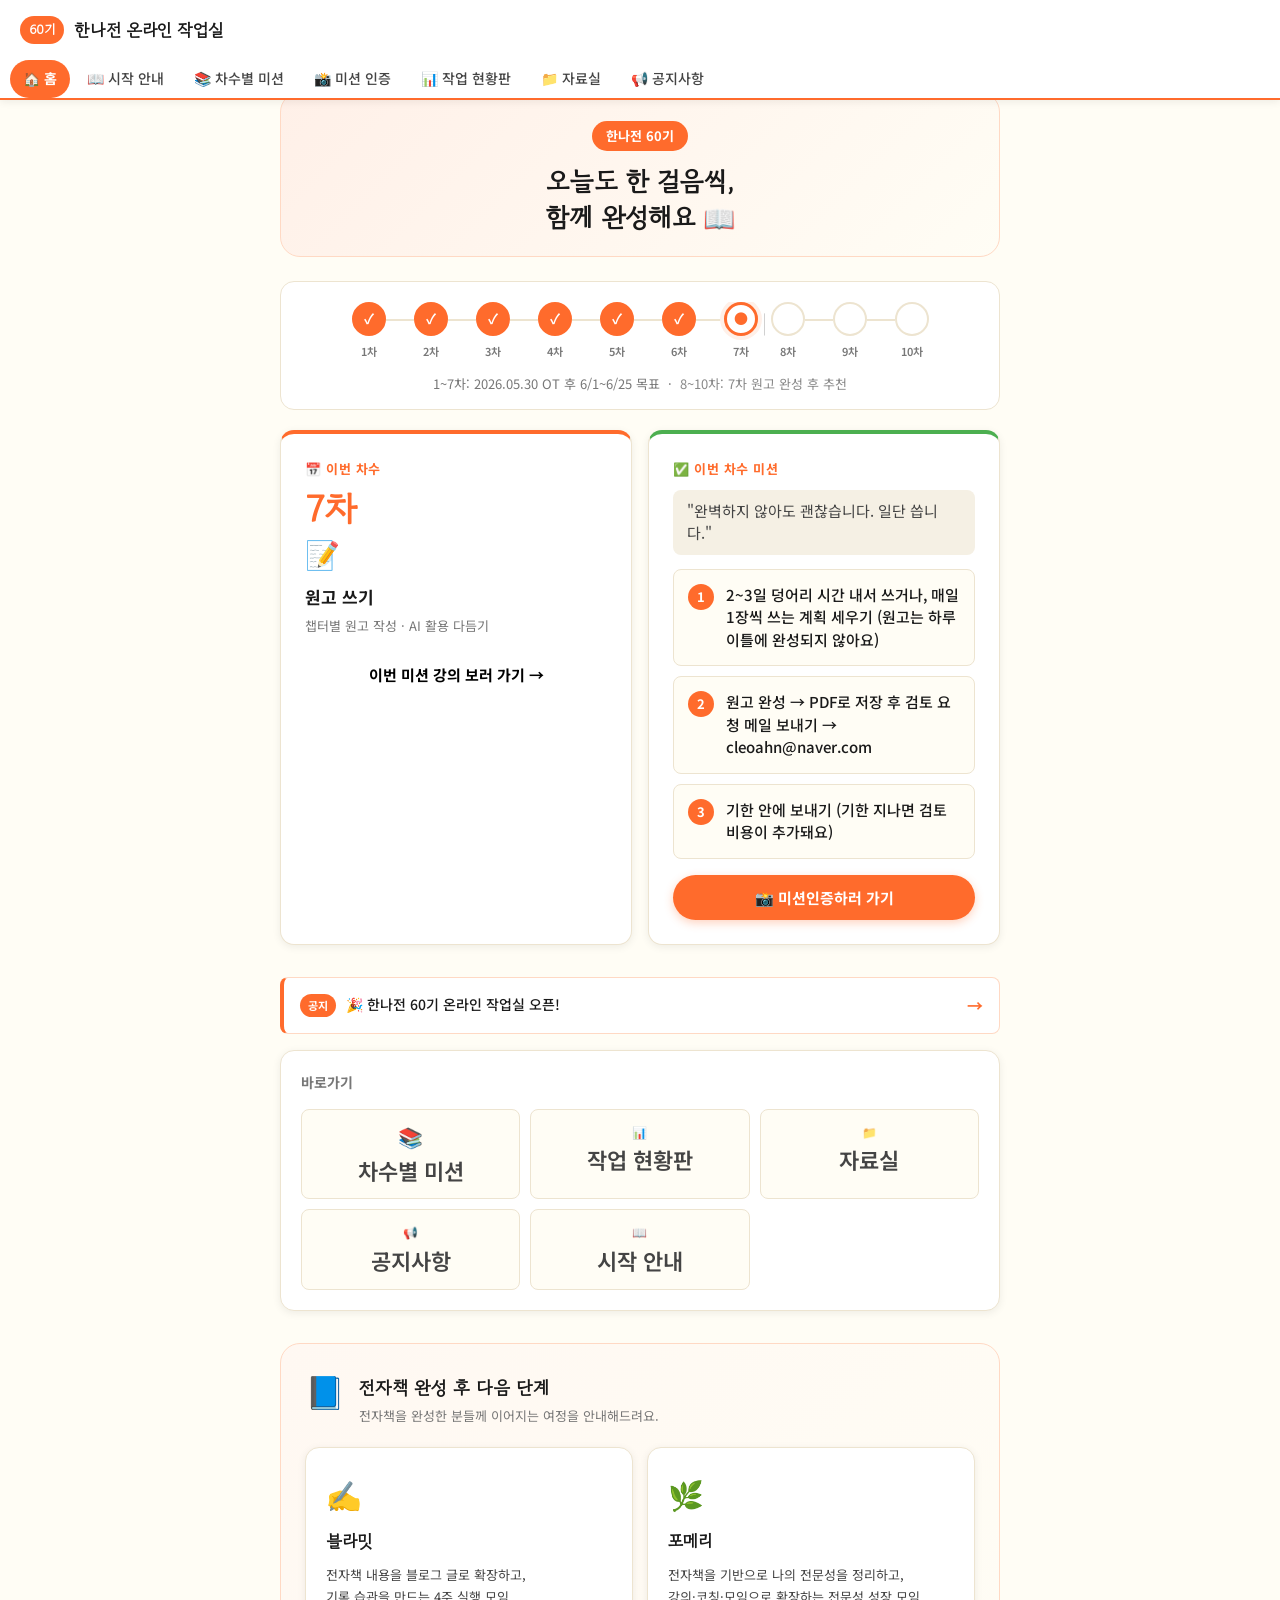
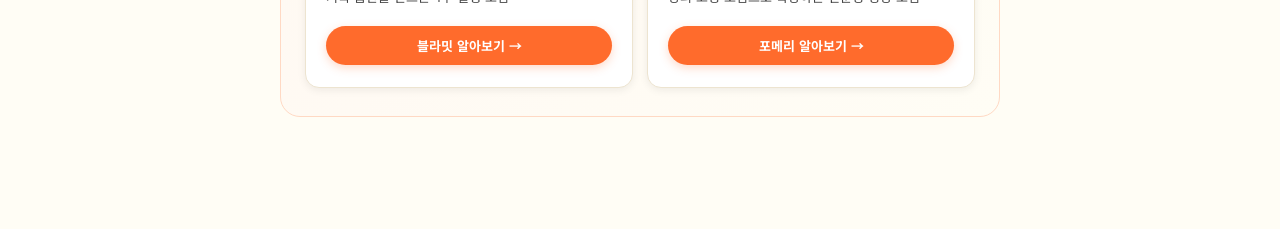
<file: index.html>
<!DOCTYPE html>
<html lang="ko">
<head>
  <meta charset="UTF-8">
  <meta name="viewport" content="width=device-width, initial-scale=1.0, maximum-scale=1.0">
  <meta name="description" content="한나전 온라인 작업실 — 함께 완성하는 전자책 제작실">
  <title>한나전 온라인 작업실</title>

  <!-- Google Fonts (한국어) -->
  <link rel="preconnect" href="https://fonts.googleapis.com">
  <link rel="preconnect" href="https://fonts.gstatic.com" crossorigin>
  <link href="https://fonts.googleapis.com/css2?family=Gowun+Dodum&family=Noto+Sans+KR:wght@400;500;700&display=swap" rel="stylesheet">

  <link rel="stylesheet" href="style.css">
</head>
<body>

  <!-- ══════════════════════════════════
       헤더 & 네비게이션
  ══════════════════════════════════ -->
  <header id="header">
    <div class="header-inner">
      <div class="logo" onclick="navigate('home')" role="button" aria-label="홈으로">
        <span class="logo-badge">60기</span>
        <span class="logo-text">한나전 온라인 작업실</span>
      </div>
      <button class="nav-toggle" id="navToggle" aria-label="메뉴 열기/닫기">
        <span></span>
        <span></span>
        <span></span>
      </button>
    </div>

    <nav id="mainNav" role="navigation" aria-label="주 메뉴">
      <a class="nav-link active" data-page="home"      role="button">🏠 홈</a>
      <a class="nav-link"        data-page="guide"     role="button">📖 시작 안내</a>
      <a class="nav-link"        data-page="lectures"  role="button">📚 차수별 미션</a>
      <a class="nav-link"        data-page="submit"    role="button">📸 미션 인증</a>
      <a class="nav-link"        data-page="status"    role="button">📊 작업 현황판</a>
      <a class="nav-link"        data-page="resources" role="button">📁 자료실</a>
      <a class="nav-link"        data-page="notices"   role="button">📢 공지사항</a>
    </nav>
  </header>

  <!-- ══════════════════════════════════
       메인 — 각 페이지는 JS가 렌더링합니다
  ══════════════════════════════════ -->
  <main id="main">
    <section id="page-home"      class="page active" aria-label="홈 대시보드"></section>
    <section id="page-guide"     class="page"        aria-label="시작 안내"></section>
    <section id="page-lectures"  class="page"        aria-label="주차별 강의실"></section>
    <section id="page-mission"   class="page"        aria-label="오늘의 미션"></section>
    <section id="page-submit"    class="page"        aria-label="과제 제출"></section>
    <section id="page-status"    class="page"        aria-label="작업 현황판"></section>
    <section id="page-resources" class="page"        aria-label="자료실"></section>
    <section id="page-notices"   class="page"        aria-label="공지사항"></section>
  </main>

  <!-- 오버레이 패널 (워크시트 / 체크리스트) -->
  <div id="overlayPanel" class="overlay-panel">
    <div class="overlay-topbar">
      <button class="overlay-close-btn" onclick="closeOverlay()">✕ 닫기</button>
    </div>
    <div id="overlayContent"></div>
  </div>

  <!-- 스크립트 -->
  <script src="script.js"></script>
</body>
</html>
</file>
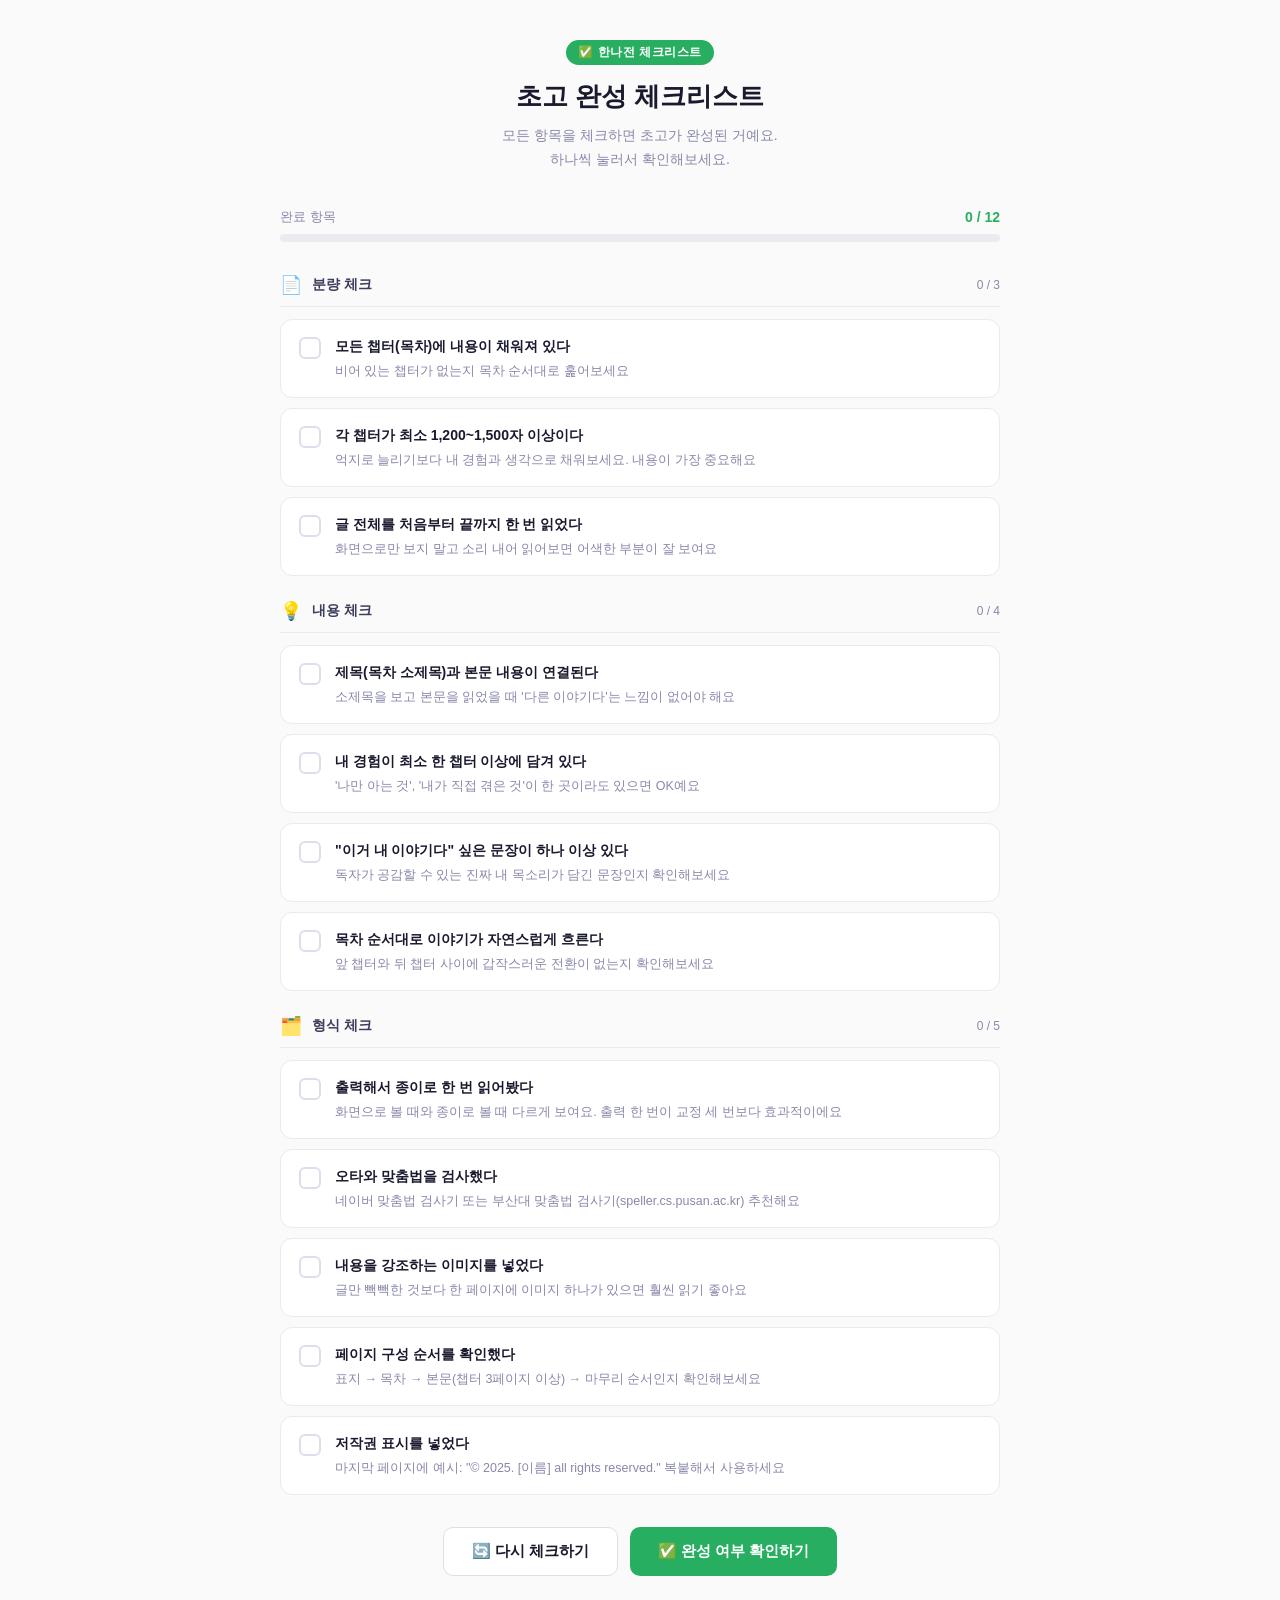
<file: checklist-draft.html>
<!DOCTYPE html>
<html lang="ko">
<head>
<meta charset="UTF-8">
<meta name="viewport" content="width=device-width, initial-scale=1.0">
<title>초고 완성 체크리스트 — 한나전</title>
<style>
  *, *::before, *::after { box-sizing: border-box; margin: 0; padding: 0; }
  :root {
    --orange: #FF6B2B; --orange-light: #FFF3EE; --orange-border: #FFD4C0;
    --green: #27AE60; --green-light: #EDFAF3; --green-border: #A8E6C3;
    --blue: #4A90D9; --blue-light: #EDF5FF; --blue-border: #B3D4F5;
    --ink: #1A1A2E; --ink-2: #3D3D5C; --muted: #8888AA;
    --bg: #FAFAFA; --card: #FFFFFF; --radius: 14px;
  }
  body { font-family: 'Pretendard', 'Apple SD Gothic Neo', 'Noto Sans KR', sans-serif;
    background: var(--bg); color: var(--ink); min-height: 100vh; padding: 40px 20px 80px; }
  .container { max-width: 720px; margin: 0 auto; }

  .header { text-align: center; margin-bottom: 36px; }
  .badge { display: inline-block; background: var(--green); color: #fff;
    font-size: 12px; font-weight: 700; letter-spacing: .5px;
    padding: 4px 12px; border-radius: 20px; margin-bottom: 14px; }
  .header h1 { font-size: 26px; font-weight: 800; line-height: 1.35; margin-bottom: 10px; }
  .header p { font-size: 14px; color: var(--muted); line-height: 1.7; }

  .progress-wrap { margin-bottom: 32px; }
  .progress-meta { display: flex; justify-content: space-between; align-items: center;
    margin-bottom: 8px; }
  .progress-label { font-size: 13px; color: var(--muted); }
  .progress-count { font-size: 14px; font-weight: 700; color: var(--green); }
  .progress-bar { background: #EAEAF0; border-radius: 99px; height: 8px; }
  .progress-fill { height: 100%; border-radius: 99px;
    background: linear-gradient(90deg, var(--green), #5DCCAA); transition: width .4s ease; width: 0%; }

  .section { margin-bottom: 24px; }
  .section-header { display: flex; align-items: center; gap: 10px; margin-bottom: 12px;
    padding-bottom: 10px; border-bottom: 1.5px solid #EAEAF0; }
  .section-icon { font-size: 18px; }
  .section-title { font-size: 14px; font-weight: 700; color: var(--ink-2); }
  .section-count { margin-left: auto; font-size: 12px; color: var(--muted); }

  .check-item { background: var(--card); border: 1.5px solid #EAEAF0;
    border-radius: 12px; padding: 16px 18px; margin-bottom: 10px;
    cursor: pointer; transition: all .2s; display: flex; align-items: flex-start; gap: 14px; }
  .check-item:hover { border-color: var(--green-border); background: #FDFFF9; }
  .check-item.checked { border-color: var(--green); background: var(--green-light); }

  .check-box { width: 22px; height: 22px; border-radius: 6px; border: 2px solid #DDDDED;
    flex-shrink: 0; display: flex; align-items: center; justify-content: center;
    transition: all .2s; margin-top: 1px; }
  .check-item.checked .check-box { background: var(--green); border-color: var(--green); }
  .check-box svg { display: none; }
  .check-item.checked .check-box svg { display: block; }

  .check-content { flex: 1; }
  .check-text { font-size: 14px; font-weight: 600; color: var(--ink); line-height: 1.5;
    margin-bottom: 4px; }
  .check-sub { font-size: 12.5px; color: var(--muted); line-height: 1.6; }
  .check-item.checked .check-text { color: var(--green); }
  .check-item.checked .check-sub { color: #5DAB82; }

  /* 형식 체크 섹션 — 파란 계열 */
  .section.format .check-item:hover { border-color: var(--blue-border); background: #F8FBFF; }
  .section.format .check-item.checked { border-color: var(--blue); background: var(--blue-light); }
  .section.format .check-item.checked .check-box { background: var(--blue); border-color: var(--blue); }
  .section.format .check-item.checked .check-text { color: var(--blue); }
  .section.format .check-item.checked .check-sub { color: #4A80C0; }
  .section.format .check-item:hover { border-color: var(--blue-border); }

  .result { display: none; background: var(--green-light); border: 1.5px solid var(--green-border);
    border-radius: var(--radius); padding: 28px; margin-top: 32px; text-align: center; }
  .result.show { display: block; }
  .result.incomplete { background: var(--orange-light); border-color: var(--orange-border); }
  .result-emoji { font-size: 48px; margin-bottom: 14px; }
  .result h2 { font-size: 20px; font-weight: 800; margin-bottom: 10px; }
  .result p { font-size: 14px; color: var(--ink-2); line-height: 1.7; }
  .result.show h2 { color: var(--green); }
  .result.incomplete h2 { color: var(--orange); }

  .actions { display: flex; gap: 12px; justify-content: center; margin-top: 32px; flex-wrap: wrap; }
  .btn { padding: 14px 28px; border-radius: 10px; font-size: 15px; font-weight: 700;
    cursor: pointer; border: none; transition: all .2s; }
  .btn-primary { background: var(--green); color: #fff; }
  .btn-primary:hover { background: #1E9050; transform: translateY(-1px); }
  .btn-outline { background: #fff; color: var(--ink); border: 1.5px solid #DDDDED; }
  .btn-outline:hover { border-color: var(--green); color: var(--green); }

  @media (max-width: 600px) {
    .btn { width: 100%; }
    .actions { flex-direction: column; }
  }
</style>
</head>
<body>
<div class="container">
  <div class="header">
    <div class="badge">✅ 한나전 체크리스트</div>
    <h1>초고 완성 체크리스트</h1>
    <p>모든 항목을 체크하면 초고가 완성된 거예요.<br>하나씩 눌러서 확인해보세요.</p>
  </div>

  <div class="progress-wrap">
    <div class="progress-meta">
      <span class="progress-label">완료 항목</span>
      <span class="progress-count"><span id="doneCount">0</span> / 12</span>
    </div>
    <div class="progress-bar"><div class="progress-fill" id="progressFill"></div></div>
  </div>

  <!-- 📄 분량 체크 -->
  <div class="section content">
    <div class="section-header">
      <span class="section-icon">📄</span>
      <span class="section-title">분량 체크</span>
      <span class="section-count" id="sec1count">0 / 3</span>
    </div>
    <div class="check-item" onclick="toggle(this, 'sec1')">
      <div class="check-box"><svg width="13" height="10" viewBox="0 0 13 10" fill="none"><path d="M1.5 5L5 8.5L11.5 1.5" stroke="white" stroke-width="2.2" stroke-linecap="round" stroke-linejoin="round"/></svg></div>
      <div class="check-content">
        <div class="check-text">모든 챕터(목차)에 내용이 채워져 있다</div>
        <div class="check-sub">비어 있는 챕터가 없는지 목차 순서대로 훑어보세요</div>
      </div>
    </div>
    <div class="check-item" onclick="toggle(this, 'sec1')">
      <div class="check-box"><svg width="13" height="10" viewBox="0 0 13 10" fill="none"><path d="M1.5 5L5 8.5L11.5 1.5" stroke="white" stroke-width="2.2" stroke-linecap="round" stroke-linejoin="round"/></svg></div>
      <div class="check-content">
        <div class="check-text">각 챕터가 최소 1,200~1,500자 이상이다</div>
        <div class="check-sub">억지로 늘리기보다 내 경험과 생각으로 채워보세요. 내용이 가장 중요해요</div>
      </div>
    </div>
    <div class="check-item" onclick="toggle(this, 'sec1')">
      <div class="check-box"><svg width="13" height="10" viewBox="0 0 13 10" fill="none"><path d="M1.5 5L5 8.5L11.5 1.5" stroke="white" stroke-width="2.2" stroke-linecap="round" stroke-linejoin="round"/></svg></div>
      <div class="check-content">
        <div class="check-text">글 전체를 처음부터 끝까지 한 번 읽었다</div>
        <div class="check-sub">화면으로만 보지 말고 소리 내어 읽어보면 어색한 부분이 잘 보여요</div>
      </div>
    </div>
  </div>

  <!-- 💡 내용 체크 -->
  <div class="section content">
    <div class="section-header">
      <span class="section-icon">💡</span>
      <span class="section-title">내용 체크</span>
      <span class="section-count" id="sec2count">0 / 4</span>
    </div>
    <div class="check-item" onclick="toggle(this, 'sec2')">
      <div class="check-box"><svg width="13" height="10" viewBox="0 0 13 10" fill="none"><path d="M1.5 5L5 8.5L11.5 1.5" stroke="white" stroke-width="2.2" stroke-linecap="round" stroke-linejoin="round"/></svg></div>
      <div class="check-content">
        <div class="check-text">제목(목차 소제목)과 본문 내용이 연결된다</div>
        <div class="check-sub">소제목을 보고 본문을 읽었을 때 '다른 이야기다'는 느낌이 없어야 해요</div>
      </div>
    </div>
    <div class="check-item" onclick="toggle(this, 'sec2')">
      <div class="check-box"><svg width="13" height="10" viewBox="0 0 13 10" fill="none"><path d="M1.5 5L5 8.5L11.5 1.5" stroke="white" stroke-width="2.2" stroke-linecap="round" stroke-linejoin="round"/></svg></div>
      <div class="check-content">
        <div class="check-text">내 경험이 최소 한 챕터 이상에 담겨 있다</div>
        <div class="check-sub">'나만 아는 것', '내가 직접 겪은 것'이 한 곳이라도 있으면 OK예요</div>
      </div>
    </div>
    <div class="check-item" onclick="toggle(this, 'sec2')">
      <div class="check-box"><svg width="13" height="10" viewBox="0 0 13 10" fill="none"><path d="M1.5 5L5 8.5L11.5 1.5" stroke="white" stroke-width="2.2" stroke-linecap="round" stroke-linejoin="round"/></svg></div>
      <div class="check-content">
        <div class="check-text">"이거 내 이야기다" 싶은 문장이 하나 이상 있다</div>
        <div class="check-sub">독자가 공감할 수 있는 진짜 내 목소리가 담긴 문장인지 확인해보세요</div>
      </div>
    </div>
    <div class="check-item" onclick="toggle(this, 'sec2')">
      <div class="check-box"><svg width="13" height="10" viewBox="0 0 13 10" fill="none"><path d="M1.5 5L5 8.5L11.5 1.5" stroke="white" stroke-width="2.2" stroke-linecap="round" stroke-linejoin="round"/></svg></div>
      <div class="check-content">
        <div class="check-text">목차 순서대로 이야기가 자연스럽게 흐른다</div>
        <div class="check-sub">앞 챕터와 뒤 챕터 사이에 갑작스러운 전환이 없는지 확인해보세요</div>
      </div>
    </div>
  </div>

  <!-- 🗂️ 형식 체크 -->
  <div class="section format">
    <div class="section-header">
      <span class="section-icon">🗂️</span>
      <span class="section-title">형식 체크</span>
      <span class="section-count" id="sec3count">0 / 5</span>
    </div>
    <div class="check-item" onclick="toggle(this, 'sec3')">
      <div class="check-box"><svg width="13" height="10" viewBox="0 0 13 10" fill="none"><path d="M1.5 5L5 8.5L11.5 1.5" stroke="white" stroke-width="2.2" stroke-linecap="round" stroke-linejoin="round"/></svg></div>
      <div class="check-content">
        <div class="check-text">출력해서 종이로 한 번 읽어봤다</div>
        <div class="check-sub">화면으로 볼 때와 종이로 볼 때 다르게 보여요. 출력 한 번이 교정 세 번보다 효과적이에요</div>
      </div>
    </div>
    <div class="check-item" onclick="toggle(this, 'sec3')">
      <div class="check-box"><svg width="13" height="10" viewBox="0 0 13 10" fill="none"><path d="M1.5 5L5 8.5L11.5 1.5" stroke="white" stroke-width="2.2" stroke-linecap="round" stroke-linejoin="round"/></svg></div>
      <div class="check-content">
        <div class="check-text">오타와 맞춤법을 검사했다</div>
        <div class="check-sub">네이버 맞춤법 검사기 또는 부산대 맞춤법 검사기(speller.cs.pusan.ac.kr) 추천해요</div>
      </div>
    </div>
    <div class="check-item" onclick="toggle(this, 'sec3')">
      <div class="check-box"><svg width="13" height="10" viewBox="0 0 13 10" fill="none"><path d="M1.5 5L5 8.5L11.5 1.5" stroke="white" stroke-width="2.2" stroke-linecap="round" stroke-linejoin="round"/></svg></div>
      <div class="check-content">
        <div class="check-text">내용을 강조하는 이미지를 넣었다</div>
        <div class="check-sub">글만 빽빽한 것보다 한 페이지에 이미지 하나가 있으면 훨씬 읽기 좋아요</div>
      </div>
    </div>
    <div class="check-item" onclick="toggle(this, 'sec3')">
      <div class="check-box"><svg width="13" height="10" viewBox="0 0 13 10" fill="none"><path d="M1.5 5L5 8.5L11.5 1.5" stroke="white" stroke-width="2.2" stroke-linecap="round" stroke-linejoin="round"/></svg></div>
      <div class="check-content">
        <div class="check-text">페이지 구성 순서를 확인했다</div>
        <div class="check-sub">표지 → 목차 → 본문(챕터 3페이지 이상) → 마무리 순서인지 확인해보세요</div>
      </div>
    </div>
    <div class="check-item" onclick="toggle(this, 'sec3')">
      <div class="check-box"><svg width="13" height="10" viewBox="0 0 13 10" fill="none"><path d="M1.5 5L5 8.5L11.5 1.5" stroke="white" stroke-width="2.2" stroke-linecap="round" stroke-linejoin="round"/></svg></div>
      <div class="check-content">
        <div class="check-text">저작권 표시를 넣었다</div>
        <div class="check-sub">마지막 페이지에 예시: "© 2025. [이름] all rights reserved." 복붙해서 사용하세요</div>
      </div>
    </div>
  </div>

  <div class="actions">
    <button class="btn btn-outline" onclick="resetAll()">🔄 다시 체크하기</button>
    <button class="btn btn-primary" onclick="checkResult()">✅ 완성 여부 확인하기</button>
  </div>

  <div class="result" id="resultCard">
    <div class="result-emoji" id="resultEmoji">🎉</div>
    <h2 id="resultTitle"></h2>
    <p id="resultMsg"></p>
  </div>
</div>

<script>
  const sectionCounts = { sec1: 0, sec2: 0, sec3: 0 };
  const sectionTotals = { sec1: 3, sec2: 4, sec3: 5 };
  let totalDone = 0;
  const TOTAL = 12;

  function toggle(el, section) {
    const wasChecked = el.classList.contains('checked');
    el.classList.toggle('checked');
    if (wasChecked) { sectionCounts[section]--; totalDone--; }
    else            { sectionCounts[section]++; totalDone++; }
    document.getElementById('doneCount').textContent = totalDone;
    document.getElementById('progressFill').style.width = (totalDone / TOTAL * 100) + '%';
    const idx = section === 'sec1' ? 1 : section === 'sec2' ? 2 : 3;
    document.getElementById(`sec${idx}count`).textContent =
      `${sectionCounts[section]} / ${sectionTotals[section]}`;
    const card = document.getElementById('resultCard');
    if (card.classList.contains('show') || card.classList.contains('incomplete')) {
      card.classList.remove('show','incomplete');
    }
  }

  function checkResult() {
    const card = document.getElementById('resultCard');
    card.classList.remove('show','incomplete');
    if (totalDone === TOTAL) {
      document.getElementById('resultEmoji').textContent = '🎉';
      document.getElementById('resultTitle').textContent = '초고 완성이에요!';
      document.getElementById('resultMsg').textContent =
        '모든 항목을 완료했어요. 지금 바로 전자책 파일로 변환해도 좋아요!\n수고하셨습니다 😊';
      card.classList.add('show');
    } else {
      document.getElementById('resultEmoji').textContent = '💪';
      document.getElementById('resultTitle').textContent = '조금만 더 가봐요!';
      document.getElementById('resultMsg').textContent =
        `${TOTAL - totalDone}개 항목이 남아있어요. 하나씩 완성하다 보면 어느새 초고가 완성되어 있을 거예요.`;
      card.classList.add('incomplete');
    }
    card.scrollIntoView({ behavior: 'smooth', block: 'start' });
  }

  function resetAll() {
    if (confirm('체크한 항목을 모두 초기화할까요?')) {
      document.querySelectorAll('.check-item').forEach(el => el.classList.remove('checked'));
      Object.keys(sectionCounts).forEach(k => sectionCounts[k] = 0);
      totalDone = 0;
      document.getElementById('doneCount').textContent = '0';
      document.getElementById('progressFill').style.width = '0%';
      ['sec1count','sec2count','sec3count'].forEach((id, i) => {
        const sec = ['sec1','sec2','sec3'][i];
        document.getElementById(id).textContent = `0 / ${sectionTotals[sec]}`;
      });
      const card = document.getElementById('resultCard');
      card.classList.remove('show','incomplete');
    }
  }
</script>
</body>
</html>
</file>
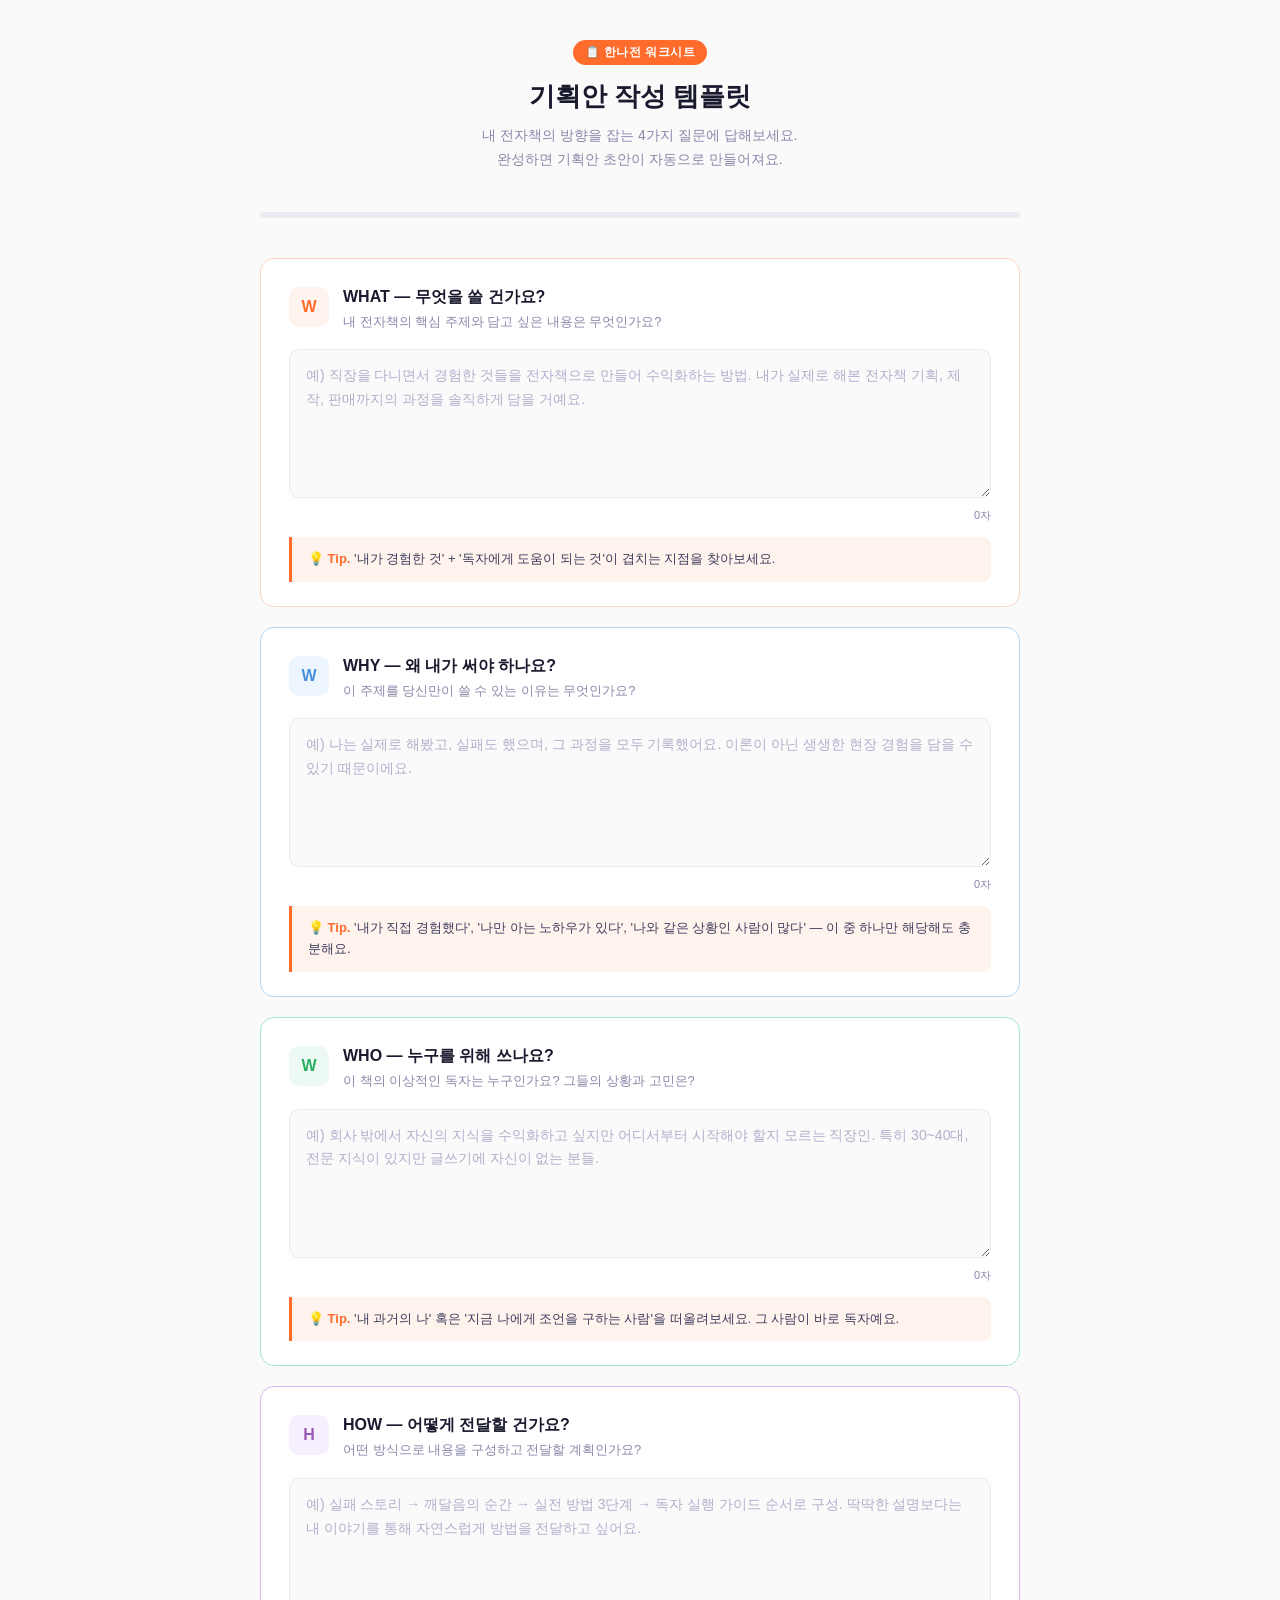
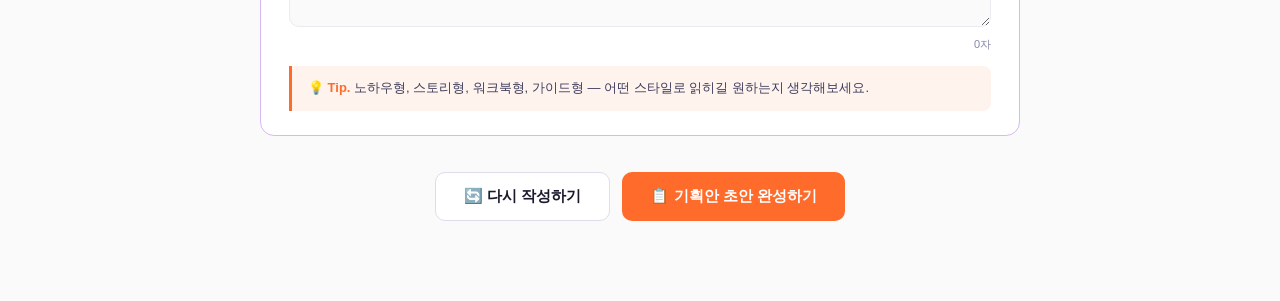
<file: worksheet-plan.html>
<!DOCTYPE html>
<html lang="ko">
<head>
<meta charset="UTF-8">
<meta name="viewport" content="width=device-width, initial-scale=1.0">
<title>기획안 작성 템플릿 — 한나전</title>
<style>
  *, *::before, *::after { box-sizing: border-box; margin: 0; padding: 0; }
  :root {
    --orange: #FF6B2B;
    --orange-light: #FFF3EE;
    --orange-border: #FFD4C0;
    --ink: #1A1A2E;
    --ink-2: #3D3D5C;
    --muted: #8888AA;
    --bg: #FAFAFA;
    --card: #FFFFFF;
    --radius: 14px;
    --what: #FF6B2B; --what-bg: #FFF3EE; --what-border: #FFD4C0;
    --why:  #4A90D9; --why-bg:  #EDF5FF; --why-border:  #B3D4F5;
    --who:  #27AE60; --who-bg:  #EDFAF3; --who-border:  #A8E6C3;
    --how:  #9B59B6; --how-bg:  #F6EFFE; --how-border:  #D7B8F2;
  }
  body { font-family: 'Pretendard', 'Apple SD Gothic Neo', 'Noto Sans KR', sans-serif;
    background: var(--bg); color: var(--ink); min-height: 100vh; padding: 40px 20px 80px; }
  .container { max-width: 760px; margin: 0 auto; }

  .header { text-align: center; margin-bottom: 40px; }
  .badge { display: inline-block; background: var(--orange); color: #fff;
    font-size: 12px; font-weight: 700; letter-spacing: .5px;
    padding: 4px 12px; border-radius: 20px; margin-bottom: 14px; }
  .header h1 { font-size: 26px; font-weight: 800; color: var(--ink); line-height: 1.35; margin-bottom: 10px; }
  .header p { font-size: 14px; color: var(--muted); line-height: 1.7; }

  .progress-bar { background: #EAEAF0; border-radius: 99px; height: 6px; margin-bottom: 40px; }
  .progress-fill { height: 100%; border-radius: 99px; background: linear-gradient(90deg, var(--orange), #FF9A5C);
    transition: width .4s ease; width: 0%; }

  .section { background: var(--card); border: 1.5px solid; border-radius: var(--radius);
    padding: 28px 28px 24px; margin-bottom: 20px; transition: box-shadow .2s; }
  .section:hover { box-shadow: 0 4px 20px rgba(0,0,0,.06); }
  .section.what { border-color: var(--what-border); }
  .section.why  { border-color: var(--why-border); }
  .section.who  { border-color: var(--who-border); }
  .section.how  { border-color: var(--how-border); }

  .sec-header { display: flex; align-items: flex-start; gap: 14px; margin-bottom: 18px; }
  .badge-letter { width: 40px; height: 40px; border-radius: 10px; display: flex;
    align-items: center; justify-content: center; font-weight: 900; font-size: 16px; flex-shrink: 0; }
  .what .badge-letter { background: var(--what-bg); color: var(--what); }
  .why  .badge-letter { background: var(--why-bg);  color: var(--why); }
  .who  .badge-letter { background: var(--who-bg);  color: var(--who); }
  .how  .badge-letter { background: var(--how-bg);  color: var(--how); }
  .sec-title h2 { font-size: 16px; font-weight: 700; margin-bottom: 4px; }
  .sec-title p  { font-size: 13px; color: var(--muted); line-height: 1.5; }

  textarea {
    width: 100%; padding: 14px 16px; border: 1.5px solid #EAEAF0;
    border-radius: 10px; font-family: inherit; font-size: 14px; color: var(--ink);
    background: var(--bg); resize: vertical; min-height: 110px; outline: none;
    line-height: 1.7; transition: border-color .2s, background .2s;
  }
  textarea::placeholder { color: #B0B0CC; }
  textarea:focus { border-color: var(--orange); background: #fff; }
  .char-count { text-align: right; font-size: 11px; color: var(--muted); margin-top: 6px; }

  .tip { background: var(--orange-light); border-left: 3px solid var(--orange);
    border-radius: 0 8px 8px 0; padding: 12px 16px; margin-top: 14px;
    font-size: 13px; color: var(--ink-2); line-height: 1.6; }
  .tip strong { color: var(--orange); }

  .actions { display: flex; gap: 12px; justify-content: center; margin-top: 36px; flex-wrap: wrap; }
  .btn { padding: 14px 28px; border-radius: 10px; font-size: 15px; font-weight: 700;
    cursor: pointer; border: none; transition: all .2s; }
  .btn-primary { background: var(--orange); color: #fff; }
  .btn-primary:hover { background: #E85520; transform: translateY(-1px); }
  .btn-outline { background: #fff; color: var(--ink); border: 1.5px solid #DDDDED; }
  .btn-outline:hover { border-color: var(--orange); color: var(--orange); }

  .result-card { background: var(--orange-light); border: 1.5px solid var(--orange-border);
    border-radius: var(--radius); padding: 24px; margin-top: 32px; display: none; }
  .result-card.show { display: block; }
  .result-card h3 { font-size: 16px; font-weight: 700; color: var(--orange); margin-bottom: 16px; }
  .result-row { display: flex; gap: 10px; margin-bottom: 10px; align-items: flex-start; }
  .result-label { font-size: 12px; font-weight: 700; padding: 3px 10px; border-radius: 20px;
    white-space: nowrap; flex-shrink: 0; }
  .result-text { font-size: 14px; color: var(--ink-2); line-height: 1.6; }

  @media (max-width: 600px) {
    .sec-header { flex-direction: column; }
    .btn { width: 100%; justify-content: center; }
    .actions { flex-direction: column; }
  }
</style>
</head>
<body>
<div class="container">
  <div class="header">
    <div class="badge">📋 한나전 워크시트</div>
    <h1>기획안 작성 템플릿</h1>
    <p>내 전자책의 방향을 잡는 4가지 질문에 답해보세요.<br>완성하면 기획안 초안이 자동으로 만들어져요.</p>
  </div>

  <div class="progress-bar"><div class="progress-fill" id="progressFill"></div></div>

  <!-- WHAT -->
  <div class="section what">
    <div class="sec-header">
      <div class="badge-letter">W</div>
      <div class="sec-title">
        <h2>WHAT — 무엇을 쓸 건가요?</h2>
        <p>내 전자책의 핵심 주제와 담고 싶은 내용은 무엇인가요?</p>
      </div>
    </div>
    <textarea id="what" rows="5" placeholder="예) 직장을 다니면서 경험한 것들을 전자책으로 만들어 수익화하는 방법. 내가 실제로 해본 전자책 기획, 제작, 판매까지의 과정을 솔직하게 담을 거예요." oninput="updateProgress(); updateCount('what', 'whatCount')"></textarea>
    <div class="char-count"><span id="whatCount">0</span>자</div>
    <div class="tip"><strong>💡 Tip.</strong> '내가 경험한 것' + '독자에게 도움이 되는 것'이 겹치는 지점을 찾아보세요.</div>
  </div>

  <!-- WHY -->
  <div class="section why">
    <div class="sec-header">
      <div class="badge-letter">W</div>
      <div class="sec-title">
        <h2>WHY — 왜 내가 써야 하나요?</h2>
        <p>이 주제를 당신만이 쓸 수 있는 이유는 무엇인가요?</p>
      </div>
    </div>
    <textarea id="why" rows="5" placeholder="예) 나는 실제로 해봤고, 실패도 했으며, 그 과정을 모두 기록했어요. 이론이 아닌 생생한 현장 경험을 담을 수 있기 때문이에요." oninput="updateProgress(); updateCount('why', 'whyCount')"></textarea>
    <div class="char-count"><span id="whyCount">0</span>자</div>
    <div class="tip"><strong>💡 Tip.</strong> '내가 직접 경험했다', '나만 아는 노하우가 있다', '나와 같은 상황인 사람이 많다' — 이 중 하나만 해당해도 충분해요.</div>
  </div>

  <!-- WHO -->
  <div class="section who">
    <div class="sec-header">
      <div class="badge-letter">W</div>
      <div class="sec-title">
        <h2>WHO — 누구를 위해 쓰나요?</h2>
        <p>이 책의 이상적인 독자는 누구인가요? 그들의 상황과 고민은?</p>
      </div>
    </div>
    <textarea id="who" rows="5" placeholder="예) 회사 밖에서 자신의 지식을 수익화하고 싶지만 어디서부터 시작해야 할지 모르는 직장인. 특히 30~40대, 전문 지식이 있지만 글쓰기에 자신이 없는 분들." oninput="updateProgress(); updateCount('who', 'whoCount')"></textarea>
    <div class="char-count"><span id="whoCount">0</span>자</div>
    <div class="tip"><strong>💡 Tip.</strong> '내 과거의 나' 혹은 '지금 나에게 조언을 구하는 사람'을 떠올려보세요. 그 사람이 바로 독자예요.</div>
  </div>

  <!-- HOW -->
  <div class="section how">
    <div class="sec-header">
      <div class="badge-letter">H</div>
      <div class="sec-title">
        <h2>HOW — 어떻게 전달할 건가요?</h2>
        <p>어떤 방식으로 내용을 구성하고 전달할 계획인가요?</p>
      </div>
    </div>
    <textarea id="how" rows="5" placeholder="예) 실패 스토리 → 깨달음의 순간 → 실전 방법 3단계 → 독자 실행 가이드 순서로 구성. 딱딱한 설명보다는 내 이야기를 통해 자연스럽게 방법을 전달하고 싶어요." oninput="updateProgress(); updateCount('how', 'howCount')"></textarea>
    <div class="char-count"><span id="howCount">0</span>자</div>
    <div class="tip"><strong>💡 Tip.</strong> 노하우형, 스토리형, 워크북형, 가이드형 — 어떤 스타일로 읽히길 원하는지 생각해보세요.</div>
  </div>

  <div class="actions">
    <button class="btn btn-outline" onclick="resetAll()">🔄 다시 작성하기</button>
    <button class="btn btn-primary" onclick="showResult()">📋 기획안 초안 완성하기</button>
  </div>

  <div class="result-card" id="resultCard">
    <h3>🎉 내 전자책 기획안 초안</h3>
    <div id="resultContent"></div>
    <div style="margin-top: 20px; text-align: center;">
      <button class="btn btn-outline" onclick="copyResult()" style="font-size:13px; padding:10px 20px;">📋 복사하기</button>
    </div>
  </div>
</div>

<script>
  function updateCount(id, countId) {
    const el = document.getElementById(id);
    const count = document.getElementById(countId);
    if (el && count) count.textContent = el.value.length;
  }
  function updateProgress() {
    const ids = ['what', 'why', 'who', 'how'];
    const filled = ids.filter(id => document.getElementById(id).value.trim().length > 10).length;
    document.getElementById('progressFill').style.width = (filled / ids.length * 100) + '%';
  }
  function showResult() {
    const what = document.getElementById('what').value.trim();
    const why  = document.getElementById('why').value.trim();
    const who  = document.getElementById('who').value.trim();
    const how  = document.getElementById('how').value.trim();
    if (!what && !why && !who && !how) {
      alert('최소 한 항목 이상 작성해주세요 😊');
      return;
    }
    const labels = [
      { key: 'WHAT', color: '#FF6B2B', bg: '#FFF3EE', val: what },
      { key: 'WHY',  color: '#4A90D9', bg: '#EDF5FF', val: why  },
      { key: 'WHO',  color: '#27AE60', bg: '#EDFAF3', val: who  },
      { key: 'HOW',  color: '#9B59B6', bg: '#F6EFFE', val: how  },
    ];
    const html = labels.map(l => l.val ? `
      <div class="result-row">
        <span class="result-label" style="background:${l.bg};color:${l.color}">${l.key}</span>
        <span class="result-text">${l.val.replace(/\n/g, '<br>')}</span>
      </div>` : '').join('');
    document.getElementById('resultContent').innerHTML = html;
    const card = document.getElementById('resultCard');
    card.classList.add('show');
    card.scrollIntoView({ behavior: 'smooth', block: 'start' });
  }
  function copyResult() {
    const ids = ['what', 'why', 'who', 'how'];
    const labels = ['WHAT', 'WHY', 'WHO', 'HOW'];
    const text = ids.map((id, i) => {
      const val = document.getElementById(id).value.trim();
      return val ? `[${labels[i]}]\n${val}` : '';
    }).filter(Boolean).join('\n\n');
    navigator.clipboard.writeText(text).then(() => alert('복사되었어요! ✅'));
  }
  function resetAll() {
    if (confirm('작성한 내용을 지우고 다시 시작할까요?')) {
      ['what','why','who','how'].forEach(id => document.getElementById(id).value = '');
      ['whatCount','whyCount','whoCount','howCount'].forEach(id => document.getElementById(id).textContent = '0');
      document.getElementById('resultCard').classList.remove('show');
      document.getElementById('progressFill').style.width = '0%';
    }
  }
</script>
</body>
</html>
</file>
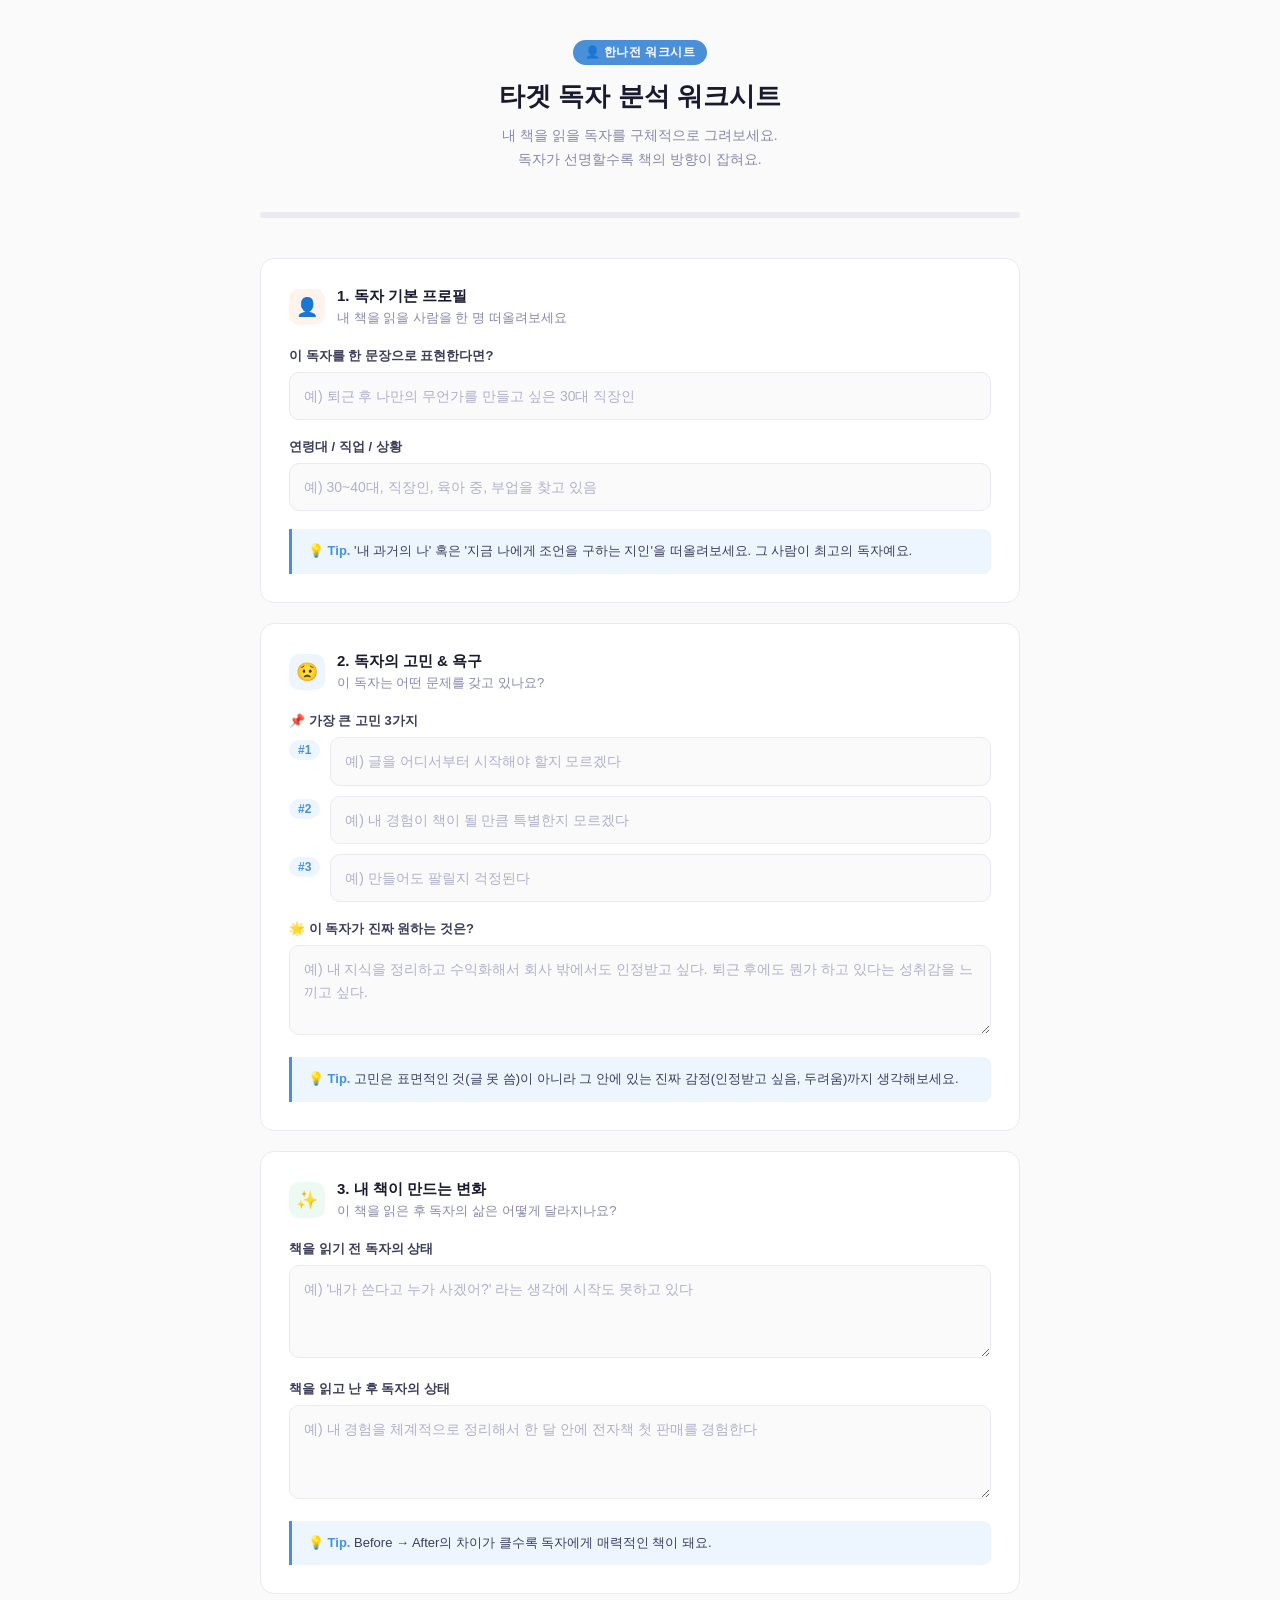
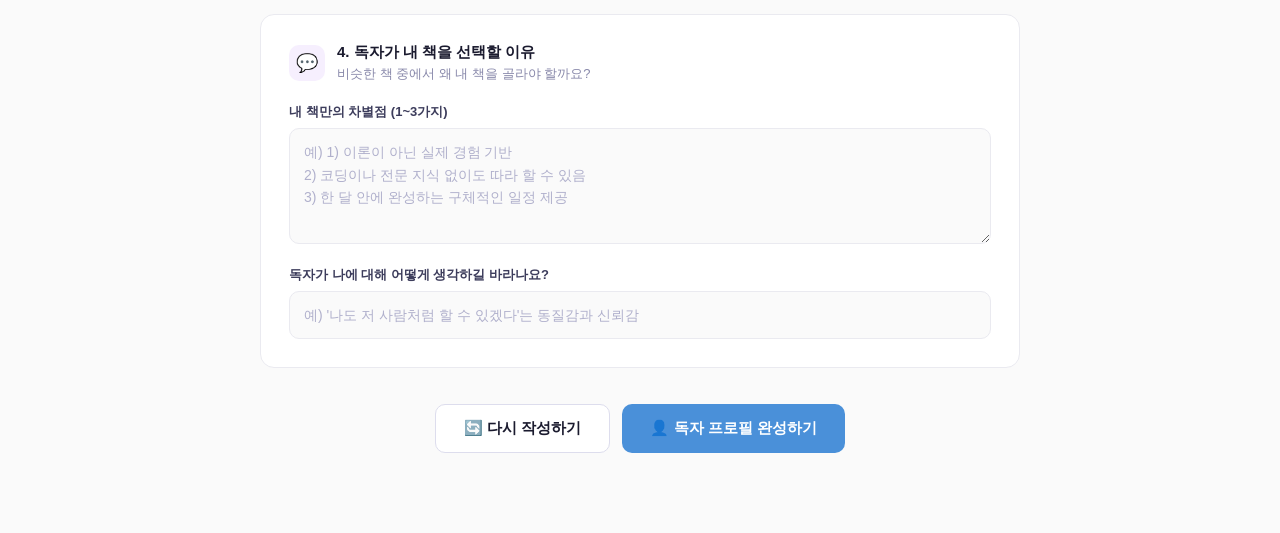
<file: worksheet-target-reader.html>
<!DOCTYPE html>
<html lang="ko">
<head>
<meta charset="UTF-8">
<meta name="viewport" content="width=device-width, initial-scale=1.0">
<title>타겟 독자 분석 워크시트 — 한나전</title>
<style>
  *, *::before, *::after { box-sizing: border-box; margin: 0; padding: 0; }
  :root {
    --orange: #FF6B2B; --orange-light: #FFF3EE; --orange-border: #FFD4C0;
    --blue: #4A90D9; --blue-light: #EDF5FF; --blue-border: #B3D4F5;
    --green: #27AE60; --green-light: #EDFAF3; --green-border: #A8E6C3;
    --purple: #9B59B6; --purple-light: #F6EFFE; --purple-border: #D7B8F2;
    --ink: #1A1A2E; --ink-2: #3D3D5C; --muted: #8888AA;
    --bg: #FAFAFA; --card: #FFFFFF; --radius: 14px;
  }
  body { font-family: 'Pretendard', 'Apple SD Gothic Neo', 'Noto Sans KR', sans-serif;
    background: var(--bg); color: var(--ink); min-height: 100vh; padding: 40px 20px 80px; }
  .container { max-width: 760px; margin: 0 auto; }

  .header { text-align: center; margin-bottom: 40px; }
  .badge { display: inline-block; background: var(--blue); color: #fff;
    font-size: 12px; font-weight: 700; letter-spacing: .5px;
    padding: 4px 12px; border-radius: 20px; margin-bottom: 14px; }
  .header h1 { font-size: 26px; font-weight: 800; line-height: 1.35; margin-bottom: 10px; }
  .header p { font-size: 14px; color: var(--muted); line-height: 1.7; }

  .progress-bar { background: #EAEAF0; border-radius: 99px; height: 6px; margin-bottom: 40px; }
  .progress-fill { height: 100%; border-radius: 99px;
    background: linear-gradient(90deg, var(--blue), #74B3F0); transition: width .4s ease; width: 0%; }

  .section { background: var(--card); border: 1.5px solid #EAEAF0;
    border-radius: var(--radius); padding: 28px; margin-bottom: 20px;
    transition: box-shadow .2s; }
  .section:hover { box-shadow: 0 4px 20px rgba(0,0,0,.06); }

  .sec-header { display: flex; align-items: center; gap: 12px; margin-bottom: 20px; }
  .sec-icon { width: 36px; height: 36px; border-radius: 10px; font-size: 18px;
    display: flex; align-items: center; justify-content: center; flex-shrink: 0; }
  .sec-title h2 { font-size: 15px; font-weight: 700; margin-bottom: 3px; }
  .sec-title p  { font-size: 13px; color: var(--muted); }

  .field { margin-bottom: 18px; }
  .field:last-child { margin-bottom: 0; }
  label { display: block; font-size: 13px; font-weight: 600; color: var(--ink-2);
    margin-bottom: 7px; }
  input[type="text"], textarea {
    width: 100%; padding: 12px 14px; border: 1.5px solid #EAEAF0;
    border-radius: 10px; font-family: inherit; font-size: 14px; color: var(--ink);
    background: var(--bg); outline: none; transition: border-color .2s, background .2s;
    line-height: 1.6;
  }
  textarea { resize: vertical; min-height: 90px; }
  input::placeholder, textarea::placeholder { color: #B0B0CC; }
  input:focus, textarea:focus { border-color: var(--blue); background: #fff; }

  .pain-list { list-style: none; }
  .pain-list li { display: flex; align-items: flex-start; gap: 10px; margin-bottom: 10px; }
  .pain-list li span { flex-shrink: 0; font-size: 12px; font-weight: 700; color: var(--blue);
    background: var(--blue-light); padding: 3px 9px; border-radius: 20px; margin-top: 3px; }
  .pain-list li input { flex: 1; }

  .tip { background: var(--blue-light); border-left: 3px solid var(--blue);
    border-radius: 0 8px 8px 0; padding: 12px 16px; margin-top: 14px;
    font-size: 13px; color: var(--ink-2); line-height: 1.6; }
  .tip strong { color: var(--blue); }

  .actions { display: flex; gap: 12px; justify-content: center; margin-top: 36px; flex-wrap: wrap; }
  .btn { padding: 14px 28px; border-radius: 10px; font-size: 15px; font-weight: 700;
    cursor: pointer; border: none; transition: all .2s; }
  .btn-primary { background: var(--blue); color: #fff; }
  .btn-primary:hover { background: #3070B8; transform: translateY(-1px); }
  .btn-outline { background: #fff; color: var(--ink); border: 1.5px solid #DDDDED; }
  .btn-outline:hover { border-color: var(--blue); color: var(--blue); }

  .result-card { background: var(--blue-light); border: 1.5px solid var(--blue-border);
    border-radius: var(--radius); padding: 24px; margin-top: 32px; display: none; }
  .result-card.show { display: block; }
  .result-card h3 { font-size: 16px; font-weight: 700; color: var(--blue); margin-bottom: 16px; }
  .result-row { margin-bottom: 12px; }
  .result-label { font-size: 12px; font-weight: 700; color: var(--blue); margin-bottom: 4px; }
  .result-text { font-size: 14px; color: var(--ink-2); line-height: 1.6; }

  .persona-tag { display: inline-block; background: var(--orange-light); color: var(--orange);
    font-size: 12px; font-weight: 700; padding: 3px 10px; border-radius: 20px; margin: 2px; }

  @media (max-width: 600px) {
    .btn { width: 100%; }
    .actions { flex-direction: column; }
  }
</style>
</head>
<body>
<div class="container">
  <div class="header">
    <div class="badge">👤 한나전 워크시트</div>
    <h1>타겟 독자 분석 워크시트</h1>
    <p>내 책을 읽을 독자를 구체적으로 그려보세요.<br>독자가 선명할수록 책의 방향이 잡혀요.</p>
  </div>

  <div class="progress-bar"><div class="progress-fill" id="progressFill"></div></div>

  <!-- 1. 기본 프로필 -->
  <div class="section">
    <div class="sec-header">
      <div class="sec-icon" style="background:#FFF3EE;">👤</div>
      <div class="sec-title">
        <h2>1. 독자 기본 프로필</h2>
        <p>내 책을 읽을 사람을 한 명 떠올려보세요</p>
      </div>
    </div>
    <div class="field">
      <label>이 독자를 한 문장으로 표현한다면?</label>
      <input type="text" id="persona" placeholder="예) 퇴근 후 나만의 무언가를 만들고 싶은 30대 직장인" oninput="updateProgress()">
    </div>
    <div class="field">
      <label>연령대 / 직업 / 상황</label>
      <input type="text" id="profile" placeholder="예) 30~40대, 직장인, 육아 중, 부업을 찾고 있음" oninput="updateProgress()">
    </div>
    <div class="tip"><strong>💡 Tip.</strong> '내 과거의 나' 혹은 '지금 나에게 조언을 구하는 지인'을 떠올려보세요. 그 사람이 최고의 독자예요.</div>
  </div>

  <!-- 2. 고민과 욕구 -->
  <div class="section">
    <div class="sec-header">
      <div class="sec-icon" style="background:#EDF5FF;">😟</div>
      <div class="sec-title">
        <h2>2. 독자의 고민 & 욕구</h2>
        <p>이 독자는 어떤 문제를 갖고 있나요?</p>
      </div>
    </div>
    <div class="field">
      <label>📌 가장 큰 고민 3가지</label>
      <ul class="pain-list">
        <li><span>#1</span><input type="text" id="pain1" placeholder="예) 글을 어디서부터 시작해야 할지 모르겠다" oninput="updateProgress()"></li>
        <li><span>#2</span><input type="text" id="pain2" placeholder="예) 내 경험이 책이 될 만큼 특별한지 모르겠다" oninput="updateProgress()"></li>
        <li><span>#3</span><input type="text" id="pain3" placeholder="예) 만들어도 팔릴지 걱정된다" oninput="updateProgress()"></li>
      </ul>
    </div>
    <div class="field" style="margin-top: 18px;">
      <label>🌟 이 독자가 진짜 원하는 것은?</label>
      <textarea id="desire" placeholder="예) 내 지식을 정리하고 수익화해서 회사 밖에서도 인정받고 싶다. 퇴근 후에도 뭔가 하고 있다는 성취감을 느끼고 싶다." oninput="updateProgress()"></textarea>
    </div>
    <div class="tip"><strong>💡 Tip.</strong> 고민은 표면적인 것(글 못 씀)이 아니라 그 안에 있는 진짜 감정(인정받고 싶음, 두려움)까지 생각해보세요.</div>
  </div>

  <!-- 3. 내 책이 주는 변화 -->
  <div class="section">
    <div class="sec-header">
      <div class="sec-icon" style="background:#EDFAF3;">✨</div>
      <div class="sec-title">
        <h2>3. 내 책이 만드는 변화</h2>
        <p>이 책을 읽은 후 독자의 삶은 어떻게 달라지나요?</p>
      </div>
    </div>
    <div class="field">
      <label>책을 읽기 전 독자의 상태</label>
      <textarea id="before" rows="3" placeholder="예) '내가 쓴다고 누가 사겠어?' 라는 생각에 시작도 못하고 있다" oninput="updateProgress()"></textarea>
    </div>
    <div class="field">
      <label>책을 읽고 난 후 독자의 상태</label>
      <textarea id="after" rows="3" placeholder="예) 내 경험을 체계적으로 정리해서 한 달 안에 전자책 첫 판매를 경험한다" oninput="updateProgress()"></textarea>
    </div>
    <div class="tip"><strong>💡 Tip.</strong> Before → After의 차이가 클수록 독자에게 매력적인 책이 돼요.</div>
  </div>

  <!-- 4. 독자가 선택할 이유 -->
  <div class="section">
    <div class="sec-header">
      <div class="sec-icon" style="background:#F6EFFE;">💬</div>
      <div class="sec-title">
        <h2>4. 독자가 내 책을 선택할 이유</h2>
        <p>비슷한 책 중에서 왜 내 책을 골라야 할까요?</p>
      </div>
    </div>
    <div class="field">
      <label>내 책만의 차별점 (1~3가지)</label>
      <textarea id="diff" rows="4" placeholder="예) 1) 이론이 아닌 실제 경험 기반&#10;2) 코딩이나 전문 지식 없이도 따라 할 수 있음&#10;3) 한 달 안에 완성하는 구체적인 일정 제공" oninput="updateProgress()"></textarea>
    </div>
    <div class="field">
      <label>독자가 나에 대해 어떻게 생각하길 바라나요?</label>
      <input type="text" id="reputation" placeholder="예) '나도 저 사람처럼 할 수 있겠다'는 동질감과 신뢰감" oninput="updateProgress()">
    </div>
  </div>

  <div class="actions">
    <button class="btn btn-outline" onclick="resetAll()">🔄 다시 작성하기</button>
    <button class="btn btn-primary" onclick="showResult()">👤 독자 프로필 완성하기</button>
  </div>

  <div class="result-card" id="resultCard">
    <h3>🎯 내 타겟 독자 프로필</h3>
    <div id="resultContent"></div>
    <div style="margin-top: 20px; text-align: center;">
      <button class="btn btn-outline" onclick="copyResult()" style="font-size:13px; padding:10px 20px;">📋 복사하기</button>
    </div>
  </div>
</div>

<script>
  const FIELDS = ['persona','profile','pain1','pain2','pain3','desire','before','after','diff','reputation'];
  function updateProgress() {
    const filled = FIELDS.filter(id => document.getElementById(id)?.value.trim().length > 5).length;
    document.getElementById('progressFill').style.width = (filled / FIELDS.length * 100) + '%';
  }
  function showResult() {
    const vals = Object.fromEntries(FIELDS.map(id => [id, document.getElementById(id)?.value.trim() || '']));
    if (FIELDS.every(id => !vals[id])) { alert('최소 한 항목 이상 작성해주세요 😊'); return; }
    const rows = [
      { label: '독자 한 줄 정의', val: vals.persona },
      { label: '연령대/직업/상황', val: vals.profile },
      { label: '주요 고민', val: [vals.pain1, vals.pain2, vals.pain3].filter(Boolean).join(' / ') },
      { label: '진짜 원하는 것', val: vals.desire },
      { label: '책 읽기 전', val: vals.before },
      { label: '책 읽은 후', val: vals.after },
      { label: '차별점', val: vals.diff },
      { label: '독자가 나를 보는 시선', val: vals.reputation },
    ].filter(r => r.val);
    document.getElementById('resultContent').innerHTML = rows.map(r => `
      <div class="result-row">
        <div class="result-label">📌 ${r.label}</div>
        <div class="result-text">${r.val.replace(/\n/g,'<br>')}</div>
      </div>`).join('');
    const card = document.getElementById('resultCard');
    card.classList.add('show');
    card.scrollIntoView({ behavior: 'smooth', block: 'start' });
  }
  function copyResult() {
    const fields = {
      '독자 정의': 'persona', '프로필': 'profile',
      '고민 1': 'pain1', '고민 2': 'pain2', '고민 3': 'pain3',
      '욕구': 'desire', '이전': 'before', '이후': 'after',
      '차별점': 'diff', '인식': 'reputation'
    };
    const text = Object.entries(fields).map(([label, id]) => {
      const val = document.getElementById(id)?.value.trim();
      return val ? `[${label}]\n${val}` : '';
    }).filter(Boolean).join('\n\n');
    navigator.clipboard.writeText(text).then(() => alert('복사되었어요! ✅'));
  }
  function resetAll() {
    if (confirm('작성한 내용을 지우고 다시 시작할까요?')) {
      FIELDS.forEach(id => { const el = document.getElementById(id); if(el) el.value = ''; });
      document.getElementById('resultCard').classList.remove('show');
      document.getElementById('progressFill').style.width = '0%';
    }
  }
</script>
</body>
</html>
</file>
<file: style.css>
/* ============================================================
   한나전 60기 온라인 작업실 — style.css
   색상/간격 변수는 최상단 :root에서 수정하세요.
   ============================================================ */

/* ─── CSS 변수 ─── */
:root {
  --cream:      #FFFDF5;
  --cream-dark: #F5F0E4;
  --orange:     #FF6B2C;
  --orange-dk:  #E05520;
  --orange-lt:  #FFF0E8;
  --orange-mid: #FFD9C4;
  --black:      #1A1A1A;
  --gray-dk:    #444444;
  --gray:       #777777;
  --gray-lt:    #AAAAAA;
  --border:     #EDE4D0;
  --white:      #FFFFFF;
  --card-bg:    #FFFBF2;
  --shadow-sm:  0 2px 8px rgba(0,0,0,0.07);
  --shadow-md:  0 4px 20px rgba(0,0,0,0.10);
  --radius-sm:  8px;
  --radius-md:  14px;
  --radius-lg:  20px;
  --font-head:  'Gowun Dodum', 'Noto Sans KR', sans-serif;
  --font-body:  'Noto Sans KR', sans-serif;
  --nav-h:      60px;
}

/* ─── 리셋 & 기본 ─── */
*, *::before, *::after { box-sizing: border-box; margin: 0; padding: 0; }

html { scroll-behavior: smooth; }

body {
  font-family: var(--font-body);
  background: var(--cream);
  color: var(--black);
  font-size: 16px;
  line-height: 1.7;
  min-height: 100vh;
}

a { color: inherit; text-decoration: none; }
button { cursor: pointer; border: none; background: none; font-family: inherit; }
img { max-width: 100%; }

/* ─── 헤더 ─── */
#header {
  position: fixed;
  top: 0; left: 0; right: 0;
  background: var(--white);
  border-bottom: 2px solid var(--orange);
  z-index: 1000;
  box-shadow: var(--shadow-sm);
}

.header-inner {
  display: flex;
  align-items: center;
  justify-content: space-between;
  padding: 0 20px;
  height: var(--nav-h);
}

.logo {
  display: flex;
  align-items: center;
  gap: 10px;
  cursor: pointer;
}

.logo-badge {
  background: var(--orange);
  color: var(--white);
  font-family: var(--font-head);
  font-size: 13px;
  font-weight: 700;
  padding: 3px 9px;
  border-radius: 20px;
  white-space: nowrap;
}

.logo-text {
  font-family: var(--font-head);
  font-size: 17px;
  font-weight: 700;
  color: var(--black);
  white-space: nowrap;
}

/* 햄버거 버튼 (모바일) */
.nav-toggle {
  display: none;
  flex-direction: column;
  gap: 5px;
  width: 36px;
  height: 36px;
  align-items: center;
  justify-content: center;
  border-radius: var(--radius-sm);
  background: var(--orange-lt);
  padding: 6px;
}
.nav-toggle span {
  display: block;
  width: 20px;
  height: 2px;
  background: var(--orange);
  border-radius: 2px;
  transition: all 0.3s;
}

/* 메인 네비게이션 */
#mainNav {
  display: flex;
  align-items: center;
  gap: 4px;
  padding: 0 20px 0 10px;
  overflow-x: auto;
  -webkit-overflow-scrolling: touch;
  scrollbar-width: none;
}
#mainNav::-webkit-scrollbar { display: none; }

.nav-link {
  display: block;
  padding: 6px 12px;
  font-size: 14px;
  font-weight: 500;
  color: var(--gray-dk);
  border-radius: 20px;
  white-space: nowrap;
  transition: all 0.2s;
  cursor: pointer;
  border: 1.5px solid transparent;
}
.nav-link:hover {
  background: var(--orange-lt);
  color: var(--orange);
}
.nav-link.active {
  background: var(--orange);
  color: var(--white);
  font-weight: 700;
}

/* ─── 메인 레이아웃 ─── */
#main {
  margin-top: var(--nav-h);
  min-height: calc(100vh - var(--nav-h));
  padding-bottom: 80px;
}

.page { display: none; }
.page.active { display: block; }

.page-inner {
  max-width: 760px;
  margin: 0 auto;
  padding: 32px 20px;
}

/* ─── 페이지 헤더 ─── */
.page-header {
  margin-bottom: 28px;
  padding-bottom: 20px;
  border-bottom: 2px solid var(--border);
}
.page-title {
  font-family: var(--font-head);
  font-size: 28px;
  font-weight: 700;
  color: var(--black);
  margin-bottom: 6px;
}
.page-desc {
  font-size: 16px;
  color: var(--gray);
}

/* ─── 카드 ─── */
.card {
  background: var(--white);
  border-radius: var(--radius-md);
  border: 1.5px solid var(--border);
  padding: 24px;
  box-shadow: var(--shadow-sm);
  margin-bottom: 16px;
}
.card-label {
  font-size: 13px;
  font-weight: 700;
  color: var(--orange);
  text-transform: uppercase;
  letter-spacing: 0.5px;
  margin-bottom: 10px;
}
.card-section-title {
  font-family: var(--font-head);
  font-size: 18px;
  font-weight: 700;
  margin-bottom: 16px;
  color: var(--black);
}

/* ─── 버튼 ─── */
.btn {
  display: inline-flex;
  align-items: center;
  justify-content: center;
  gap: 6px;
  padding: 12px 22px;
  font-size: 15px;
  font-weight: 700;
  border-radius: 30px;
  transition: all 0.2s;
  white-space: nowrap;
}
.btn-orange {
  background: var(--orange);
  color: var(--white);
  box-shadow: 0 3px 10px rgba(255,107,44,0.3);
}
.btn-orange:hover {
  background: var(--orange-dk);
  box-shadow: 0 5px 16px rgba(255,107,44,0.4);
  transform: translateY(-1px);
}
.btn-outline {
  background: var(--white);
  color: var(--orange);
  border: 2px solid var(--orange);
}
.btn-outline:hover {
  background: var(--orange-lt);
}
.btn-full { width: 100%; margin-top: 16px; }
.btn-xl {
  padding: 16px 32px;
  font-size: 18px;
  border-radius: 40px;
}

.progress-divider {
  color: #CCC;
  font-size: 20px;
  font-weight: 300;
  padding: 0 4px;
  margin-bottom: 22px;
  align-self: flex-end;
  flex-shrink: 0;
}

/* 미션 수행 플로우 버튼 */
.mission-action-flow {
  margin-top: 20px;
  display: flex;
  flex-direction: column;
  align-items: stretch;
  gap: 0;
}
.mission-flow-btn {
  display: flex;
  align-items: center;
  gap: 12px;
  padding: 16px 20px;
  border-radius: var(--radius-md);
  font-family: var(--font-body);
  font-size: 15px;
  font-weight: 700;
  text-decoration: none;
  cursor: pointer;
  transition: all 0.2s;
  border: none;
  width: 100%;
  text-align: left;
}
.mission-flow-notice {
  background: var(--cream-dark);
  border: 2px solid var(--orange-mid);
  color: var(--gray-dk);
}
.mission-flow-notice:hover {
  background: var(--orange-lt);
  border-color: var(--orange);
  color: var(--orange);
}
.mission-flow-cert {
  background: var(--orange);
  color: var(--white);
  box-shadow: 0 4px 14px rgba(255,107,44,0.3);
}
.mission-flow-cert:hover {
  background: var(--orange-dk);
  transform: translateY(-1px);
  box-shadow: 0 6px 18px rgba(255,107,44,0.4);
}
.flow-step {
  font-size: 11px;
  font-weight: 700;
  letter-spacing: 0.05em;
  padding: 3px 8px;
  border-radius: 20px;
  white-space: nowrap;
  flex-shrink: 0;
}
.mission-flow-notice .flow-step {
  background: var(--orange-mid);
  color: var(--orange);
}
.mission-flow-cert .flow-step {
  background: rgba(255,255,255,0.25);
  color: var(--white);
}
.flow-label { line-height: 1.3; }
.flow-arrow {
  text-align: center;
  font-size: 20px;
  color: var(--orange-mid);
  padding: 4px 0;
  font-weight: 700;
  line-height: 1;
}

/* 강의영상-자료 사이 STEP1 인라인 버튼 */
.mission-notice-inline {
  margin: -8px 0 16px;
  padding: 0 2px;
}
.mission-notice-inline .mission-flow-btn {
  border-radius: var(--radius-md);
}

/* 전역 resources 업데이트 반영 (자료실 순서 수정) */
.week-tab-special {
  background: linear-gradient(135deg, #FFF8DC, #FFF3E0);
  border-color: #F0C040 !important;
  color: #B8860B !important;
  font-size: 14px;
  font-weight: 700;
  letter-spacing: 0.02em;
}
.week-tab-special:hover {
  background: #FFF3CD;
  border-color: #E0A800 !important;
  color: #8B6914 !important;
}
.week-tab-special.active {
  background: linear-gradient(135deg, #FFD700, #FFA500) !important;
  border-color: #FFA500 !important;
  color: #fff !important;
  box-shadow: 0 3px 10px rgba(255,165,0,0.35);
}

/* 스페셜 배지 */
.special-badge {
  background: linear-gradient(135deg, #FFD700, #FFA500);
  color: #fff;
  font-size: 12px;
  font-weight: 700;
  padding: 4px 14px;
  border-radius: 20px;
}

/* naver.me 영상 링크 박스 */
.video-link-box {
  background: linear-gradient(135deg, var(--orange-lt), var(--cream));
  border: 1.5px solid var(--orange-mid);
  border-radius: var(--radius-md);
  padding: 32px 24px;
  text-align: center;
  margin-bottom: 8px;
}
.video-link-icon {
  font-size: 2.5rem;
  margin-bottom: 12px;
  color: var(--orange);
}
.video-link-title {
  font-size: 15px;
  font-weight: 700;
  color: var(--black);
  margin-bottom: 18px;
}
.video-link-btn {
  display: inline-flex;
  font-size: 15px;
  padding: 13px 28px;
}

/* 8~10차 탭 (7차 완성자 전용) */
.week-tab.phase2 {
  border-style: dashed;
  color: #999;
}
.week-tab.phase2:hover {
  border-color: #880E4F;
  color: #880E4F;
}
.week-tab.phase2.active {
  background: #880E4F;
  border-color: #880E4F;
  border-style: solid;
}
.float-btn {
  position: fixed;
  bottom: 24px;
  right: 20px;
  background: var(--orange);
  color: var(--white);
  font-size: 14px;
  font-weight: 700;
  padding: 12px 20px;
  border-radius: 30px;
  box-shadow: 0 4px 16px rgba(255,107,44,0.4);
  z-index: 999;
  transition: all 0.2s;
  display: none; /* JS에서 필요시 표시 */
}

/* ═══════════════════════════════════════
   홈 대시보드
═══════════════════════════════════════ */
.dashboard-hero {
  text-align: center;
  padding: 28px 20px 20px;
  background: linear-gradient(135deg, var(--orange-lt) 0%, var(--cream) 100%);
  border-radius: var(--radius-lg);
  margin-bottom: 24px;
  border: 1.5px solid var(--orange-mid);
}
.dashboard-cohort {
  display: inline-block;
  background: var(--orange);
  color: var(--white);
  font-size: 13px;
  font-weight: 700;
  padding: 4px 14px;
  border-radius: 20px;
  margin-bottom: 12px;
}
.dashboard-title {
  font-family: var(--font-head);
  font-size: 26px;
  font-weight: 700;
  color: var(--black);
  line-height: 1.4;
}

/* 주차 진행 바 */
.week-progress-wrap {
  background: var(--white);
  border-radius: var(--radius-md);
  border: 1.5px solid var(--border);
  padding: 20px 16px 14px;
  margin-bottom: 20px;
}
.week-progress {
  display: flex;
  align-items: center;
  justify-content: center;
  gap: 0;
  flex-wrap: nowrap;
  overflow-x: auto;
}
.progress-step {
  display: flex;
  flex-direction: column;
  align-items: center;
  gap: 6px;
  flex-shrink: 0;
}
.progress-dot {
  width: 34px;
  height: 34px;
  border-radius: 50%;
  border: 2px solid var(--border);
  background: var(--white);
  display: flex;
  align-items: center;
  justify-content: center;
  font-size: 13px;
  font-weight: 700;
  color: var(--gray-lt);
  transition: all 0.3s;
}
.progress-dot.done {
  background: var(--orange);
  border-color: var(--orange);
  color: var(--white);
  font-size: 14px;
}
.progress-dot.current {
  background: var(--white);
  border-color: var(--orange);
  border-width: 3px;
  color: var(--orange);
  font-size: 14px;
  box-shadow: 0 0 0 4px var(--orange-lt);
}
.progress-line {
  width: 28px;
  height: 2px;
  background: var(--border);
  flex-shrink: 0;
  margin-bottom: 22px;
}
.progress-label {
  font-size: 11px;
  color: var(--gray);
  font-weight: 600;
}
.progress-caption {
  text-align: center;
  font-size: 13px;
  color: var(--gray);
  margin-top: 12px;
}

/* 대시보드 그리드 */
.dashboard-grid {
  display: grid;
  grid-template-columns: 1fr 1fr;
  gap: 16px;
  margin-bottom: 16px;
}
@media (max-width: 580px) {
  .dashboard-grid { grid-template-columns: 1fr; }
}

.card-week {
  border-top: 4px solid var(--orange);
}
.card-week-num {
  font-family: var(--font-head);
  font-size: 36px;
  font-weight: 700;
  color: var(--orange);
  line-height: 1;
  margin-bottom: 4px;
}
.card-week-emoji {
  font-size: 28px;
  margin-bottom: 6px;
}
.card-week-title {
  font-size: 17px;
  font-weight: 700;
  color: var(--black);
  margin-bottom: 4px;
}
.card-week-sub {
  font-size: 13px;
  color: var(--gray);
  line-height: 1.5;
}

.card-mission { border-top: 4px solid #4CAF50; }
.mission-goal {
  font-size: 15px;
  color: var(--gray-dk);
  background: var(--cream-dark);
  padding: 10px 14px;
  border-radius: var(--radius-sm);
  margin-bottom: 14px;
  line-height: 1.5;
}

/* 공지사항 배너 */
.notice-banner {
  display: flex;
  align-items: center;
  gap: 10px;
  background: var(--white);
  border: 1.5px solid var(--orange-mid);
  border-left: 4px solid var(--orange);
  border-radius: var(--radius-sm);
  padding: 14px 16px;
  cursor: pointer;
  margin-bottom: 16px;
  transition: all 0.2s;
}
.notice-banner:hover { background: var(--orange-lt); }
.notice-banner-badge {
  background: var(--orange);
  color: var(--white);
  font-size: 11px;
  font-weight: 700;
  padding: 2px 8px;
  border-radius: 20px;
  flex-shrink: 0;
}
.notice-banner-text {
  font-size: 14px;
  font-weight: 500;
  color: var(--black);
  flex: 1;
}
.notice-banner-arrow {
  color: var(--orange);
  font-weight: 700;
  flex-shrink: 0;
}

/* 빠른 메뉴 */
.quick-menu {
  background: var(--white);
  border-radius: var(--radius-md);
  border: 1.5px solid var(--border);
  padding: 20px;
  box-shadow: var(--shadow-sm);
}
.quick-menu-title {
  font-size: 14px;
  font-weight: 700;
  color: var(--gray);
  margin-bottom: 14px;
}
.quick-grid {
  display: grid;
  grid-template-columns: repeat(3, 1fr);
  gap: 10px;
}
@media (max-width: 400px) {
  .quick-grid { grid-template-columns: repeat(2, 1fr); }
}
.quick-btn {
  display: flex;
  flex-direction: column;
  align-items: center;
  gap: 6px;
  padding: 14px 8px;
  background: var(--cream);
  border-radius: var(--radius-sm);
  font-size: 12px;
  font-weight: 600;
  color: var(--gray-dk);
  border: 1.5px solid var(--border);
  transition: all 0.2s;
  line-height: 1.3;
  text-align: center;
}
.quick-btn:first-child { font-size: 20px; }
.quick-btn span:first-child { font-size: 22px; }
.quick-btn:hover {
  background: var(--orange-lt);
  border-color: var(--orange-mid);
  color: var(--orange);
  transform: translateY(-2px);
}

/* ═══════════════════════════════════════
   시작 안내
═══════════════════════════════════════ */
.guide-section {
  margin-bottom: 28px;
}
.guide-h2 {
  font-family: var(--font-head);
  font-size: 20px;
  font-weight: 700;
  color: var(--black);
  margin-bottom: 12px;
  padding-bottom: 8px;
  border-bottom: 2px solid var(--orange-lt);
}
.guide-h2 + p {
  font-size: 15px;
  color: var(--gray-dk);
  line-height: 1.8;
}

.guide-steps {
  display: flex;
  flex-direction: column;
  gap: 12px;
  margin-bottom: 28px;
}
.guide-step {
  display: flex;
  align-items: flex-start;
  gap: 14px;
  background: var(--white);
  border-radius: var(--radius-md);
  border: 1.5px solid var(--border);
  padding: 18px;
  box-shadow: var(--shadow-sm);
}
.guide-step.small { padding: 14px; }
.guide-step-num {
  width: 34px;
  height: 34px;
  background: var(--orange);
  color: var(--white);
  border-radius: 50%;
  display: flex;
  align-items: center;
  justify-content: center;
  font-size: 15px;
  font-weight: 700;
  flex-shrink: 0;
  margin-top: 2px;
}
.guide-step.small .guide-step-num {
  width: 28px;
  height: 28px;
  font-size: 13px;
}
.guide-step-title {
  font-size: 16px;
  font-weight: 700;
  color: var(--black);
  margin-bottom: 4px;
}
.guide-step.small .guide-step-title { font-size: 15px; }
.guide-step-desc {
  font-size: 14px;
  color: var(--gray-dk);
  line-height: 1.6;
}

.guide-cta {
  text-align: center;
  padding: 28px 20px;
  background: linear-gradient(135deg, var(--orange-lt), var(--cream));
  border-radius: var(--radius-lg);
  border: 1.5px solid var(--orange-mid);
}
.guide-cta p {
  font-size: 17px;
  font-weight: 700;
  margin-bottom: 16px;
  color: var(--black);
}

/* ═══════════════════════════════════════
   주차별 강의실
═══════════════════════════════════════ */
.week-tabs-wrap {
  margin-bottom: 20px;
  overflow-x: auto;
  -webkit-overflow-scrolling: touch;
  scrollbar-width: none;
}
.week-tabs-wrap::-webkit-scrollbar { display: none; }
.week-tabs {
  display: flex;
  gap: 8px;
  padding-bottom: 4px;
}
.week-tab {
  flex-shrink: 0;
  padding: 8px 18px;
  font-size: 14px;
  font-weight: 600;
  border-radius: 20px;
  background: var(--white);
  color: var(--gray-dk);
  border: 1.5px solid var(--border);
  transition: all 0.2s;
}
.week-tab:hover {
  border-color: var(--orange);
  color: var(--orange);
}
.week-tab.active {
  background: var(--orange);
  color: var(--white);
  border-color: var(--orange);
  box-shadow: 0 3px 8px rgba(255,107,44,0.25);
}

.lecture-header {
  margin-bottom: 20px;
}
.lecture-week-badge {
  display: inline-block;
  background: var(--orange-lt);
  color: var(--orange);
  font-size: 13px;
  font-weight: 700;
  padding: 4px 12px;
  border-radius: 20px;
  margin-bottom: 10px;
}
.lecture-title {
  font-family: var(--font-head);
  font-size: 24px;
  font-weight: 700;
  color: var(--black);
  margin-bottom: 6px;
}
.lecture-subtitle {
  font-size: 15px;
  color: var(--gray);
}

.lecture-goal {
  display: flex;
  align-items: flex-start;
  gap: 10px;
  background: var(--orange-lt);
  border-left: 4px solid var(--orange);
  border-radius: 0 var(--radius-sm) var(--radius-sm) 0;
  padding: 14px 16px;
  margin-bottom: 24px;
}
.goal-label {
  font-size: 12px;
  font-weight: 700;
  color: var(--orange);
  white-space: nowrap;
  margin-top: 2px;
}
.goal-text {
  font-size: 15px;
  font-weight: 600;
  color: var(--black);
  line-height: 1.5;
}

.section-block {
  margin-bottom: 28px;
}
.section-h3 {
  font-family: var(--font-head);
  font-size: 18px;
  font-weight: 700;
  color: var(--black);
  margin-bottom: 14px;
  padding-bottom: 8px;
  border-bottom: 1.5px solid var(--border);
}

/* 강의 영상 */
.video-container {
  position: relative;
  width: 100%;
  padding-top: 56.25%;
  border-radius: var(--radius-md);
  overflow: hidden;
  box-shadow: var(--shadow-md);
}
.video-container iframe {
  position: absolute;
  top: 0; left: 0;
  width: 100%; height: 100%;
}
.video-placeholder {
  background: linear-gradient(135deg, #1A1A2E, #16213E);
  border-radius: var(--radius-md);
  padding: 48px 24px;
  text-align: center;
  color: var(--white);
}
.video-placeholder-icon {
  font-size: 40px;
  margin-bottom: 12px;
  opacity: 0.5;
}
.video-placeholder-title {
  font-size: 17px;
  font-weight: 700;
  margin-bottom: 8px;
  opacity: 0.9;
}
.video-placeholder-desc {
  font-size: 14px;
  opacity: 0.5;
}

/* 강의 설명 */
.lecture-description {
  font-size: 16px;
  color: var(--gray-dk);
  line-height: 2;
  background: var(--card-bg);
  border-radius: var(--radius-sm);
  padding: 18px;
  border: 1.5px solid var(--border);
}

/* 미션 목록 */
.mission-list-wrap {
  display: flex;
  flex-direction: column;
  gap: 10px;
}
.mission-list-wrap.mission-big .mission-item { padding: 16px; }
.mission-item {
  display: flex;
  align-items: flex-start;
  gap: 12px;
  background: var(--cream);
  border-radius: var(--radius-sm);
  padding: 14px;
  border: 1.5px solid var(--border);
  transition: all 0.2s;
}
.mission-item:hover {
  border-color: var(--orange-mid);
  background: var(--orange-lt);
}
.mission-num {
  min-width: 26px;
  height: 26px;
  background: var(--orange);
  color: var(--white);
  border-radius: 50%;
  display: flex;
  align-items: center;
  justify-content: center;
  font-size: 13px;
  font-weight: 700;
  flex-shrink: 0;
}
.mission-text {
  font-size: 15px;
  color: var(--black);
  line-height: 1.5;
  font-weight: 500;
}

.submit-cta {
  margin-top: 16px;
}

/* 자료 다운로드 */
.resource-list {
  display: flex;
  flex-direction: column;
  gap: 8px;
}
.resource-item {
  display: flex;
  align-items: center;
  gap: 10px;
  padding: 14px 16px;
  background: var(--white);
  border-radius: var(--radius-sm);
  border: 1.5px solid var(--border);
  transition: all 0.2s;
}
.resource-item:hover:not(.disabled) {
  border-color: var(--orange-mid);
  background: var(--orange-lt);
}
.resource-item.disabled { opacity: 0.6; }
.resource-name {
  flex: 1;
  font-size: 14px;
  font-weight: 500;
  color: var(--black);
}
a.resource-name { color: var(--orange); text-decoration: underline; }
.resource-badge {
  font-size: 11px;
  font-weight: 700;
  padding: 3px 10px;
  border-radius: 20px;
  white-space: nowrap;
}
.resource-badge.ready {
  background: var(--orange);
  color: var(--white);
}
.resource-badge.preparing {
  background: var(--cream-dark);
  color: var(--gray);
}

/* FAQ */
.faq-wrap { display: flex; flex-direction: column; gap: 8px; }
.faq-item {
  background: var(--white);
  border: 1.5px solid var(--border);
  border-radius: var(--radius-sm);
  overflow: hidden;
}
.faq-q {
  width: 100%;
  display: flex;
  align-items: center;
  justify-content: space-between;
  gap: 10px;
  padding: 16px;
  font-size: 15px;
  font-weight: 600;
  color: var(--black);
  text-align: left;
  background: none;
  transition: background 0.2s;
}
.faq-q:hover { background: var(--cream); }
.faq-arrow { font-size: 12px; color: var(--orange); flex-shrink: 0; }
.faq-a {
  display: none;
  padding: 0 16px;
  border-top: 1.5px solid var(--border);
  background: var(--cream);
}
.faq-a.open { display: block; padding: 14px 16px; }
.faq-a p {
  font-size: 14px;
  color: var(--gray-dk);
  line-height: 1.7;
}

/* 강의 하단 이동 버튼 */
.lecture-nav {
  display: flex;
  justify-content: space-between;
  padding-top: 20px;
  border-top: 1.5px solid var(--border);
  margin-top: 20px;
}

/* ═══════════════════════════════════════
   오늘의 미션
═══════════════════════════════════════ */
.mission-hero {
  text-align: center;
  padding: 28px;
  background: linear-gradient(135deg, var(--orange-lt), var(--cream));
  border-radius: var(--radius-lg);
  border: 1.5px solid var(--orange-mid);
  margin-bottom: 20px;
}
.mission-hero-emoji { font-size: 48px; margin-bottom: 12px; }
.mission-hero-goal {
  font-size: 18px;
  font-weight: 700;
  color: var(--black);
  line-height: 1.5;
}
.card-tip {
  background: var(--cream-dark);
  border: 1.5px solid var(--border);
}
.tip-label {
  font-size: 13px;
  font-weight: 700;
  color: var(--orange);
  margin-bottom: 10px;
}
.tip-text {
  font-size: 15px;
  color: var(--gray-dk);
  line-height: 1.9;
}

.submit-full {
  text-align: center;
  padding: 32px 20px;
  margin-bottom: 16px;
}
.submit-desc {
  font-size: 17px;
  font-weight: 600;
  color: var(--black);
  margin-bottom: 20px;
  line-height: 1.6;
}
.submit-note {
  font-size: 13px;
  color: var(--gray);
  margin-top: 10px;
}
.mission-links {
  display: flex;
  gap: 10px;
  flex-wrap: wrap;
}
.mission-links .btn { flex: 1; min-width: 160px; }

/* ═══════════════════════════════════════
   과제 제출
═══════════════════════════════════════ */
.submit-card {
  background: var(--white);
  border-radius: var(--radius-lg);
  border: 2px solid var(--orange-mid);
  padding: 32px 28px;
  text-align: center;
  box-shadow: var(--shadow-md);
  margin-bottom: 28px;
}
.submit-card-icon { font-size: 48px; margin-bottom: 14px; }
.submit-card-title {
  font-family: var(--font-head);
  font-size: 22px;
  font-weight: 700;
  margin-bottom: 8px;
}
.submit-card-desc {
  font-size: 15px;
  color: var(--gray);
  margin-bottom: 24px;
}
.submit-checklist {
  background: var(--cream);
  border-radius: var(--radius-sm);
  padding: 16px;
  margin-bottom: 24px;
  text-align: left;
}
.submit-checklist-title {
  font-size: 13px;
  font-weight: 700;
  color: var(--orange);
  margin-bottom: 12px;
}
.submit-check-item {
  display: flex;
  align-items: flex-start;
  gap: 8px;
  font-size: 14px;
  color: var(--gray-dk);
  padding: 6px 0;
  border-bottom: 1px solid var(--border);
  line-height: 1.5;
}
.submit-check-item:last-child { border-bottom: none; }
.check-box { color: var(--orange); flex-shrink: 0; font-size: 16px; margin-top: 1px; }

.submit-guide {
  background: var(--white);
  border-radius: var(--radius-md);
  border: 1.5px solid var(--border);
  padding: 24px;
}
.submit-guide h3 {
  font-family: var(--font-head);
  font-size: 16px;
  font-weight: 700;
  margin-bottom: 14px;
  color: var(--black);
}

/* ═══════════════════════════════════════
   작업 현황판
═══════════════════════════════════════ */
.status-summary {
  background: var(--white);
  border-radius: var(--radius-md);
  border: 1.5px solid var(--border);
  padding: 18px 20px;
  margin-bottom: 12px;
  display: flex;
  flex-wrap: wrap;
  gap: 10px;
  align-items: center;
}
.status-summary-title {
  font-size: 13px;
  font-weight: 700;
  color: var(--gray);
  width: 100%;
}
.status-summary-item {
  display: flex;
  align-items: center;
  gap: 6px;
}
.status-count {
  font-size: 13px;
  font-weight: 700;
  color: var(--gray-dk);
}
.status-total {
  font-size: 14px;
  color: var(--gray);
  font-weight: 600;
  margin-bottom: 14px;
  text-align: right;
}

.table-wrap {
  overflow-x: auto;
  border-radius: var(--radius-md);
  border: 1.5px solid var(--border);
  box-shadow: var(--shadow-sm);
  margin-bottom: 20px;
}
.status-table {
  width: 100%;
  border-collapse: collapse;
  background: var(--white);
}
.status-table th {
  background: var(--black);
  color: var(--white);
  font-size: 13px;
  font-weight: 700;
  padding: 12px 16px;
  text-align: left;
}
.status-table td {
  padding: 13px 16px;
  font-size: 14px;
  border-bottom: 1px solid var(--border);
  vertical-align: middle;
}
.status-table .row-even { background: var(--white); }
.status-table .row-odd  { background: var(--cream); }
.status-rank { color: var(--gray-lt); font-weight: 600; width: 40px; }
.status-name { font-weight: 700; }
.status-badge {
  display: inline-block;
  font-size: 12px;
  font-weight: 700;
  padding: 4px 12px;
  border-radius: 20px;
  white-space: nowrap;
}
.status-badge.small {
  font-size: 11px;
  padding: 3px 10px;
}
.status-note {
  background: var(--cream-dark);
  border-radius: var(--radius-md);
  padding: 18px 20px;
  border: 1.5px solid var(--border);
  text-align: center;
}
.status-note p {
  font-size: 14px;
  color: var(--gray-dk);
  margin-bottom: 6px;
  line-height: 1.6;
}
.status-note .btn {
  margin-top: 12px;
}

/* ═══════════════════════════════════════
   자료실
═══════════════════════════════════════ */
.resource-category {
  margin-bottom: 24px;
}
.resource-cat-title {
  font-size: 16px;
  font-weight: 700;
  color: var(--black);
  margin-bottom: 10px;
  padding: 8px 14px;
  background: var(--cream-dark);
  border-radius: var(--radius-sm);
  border-left: 4px solid var(--orange);
}
.resource-footer {
  text-align: center;
  font-size: 14px;
  color: var(--gray);
  padding: 20px;
  border-top: 1.5px solid var(--border);
  margin-top: 20px;
}

/* ═══════════════════════════════════════
   공지사항
═══════════════════════════════════════ */
.notices-wrap { display: flex; flex-direction: column; gap: 14px; }
.notice-card {
  background: var(--white);
  border-radius: var(--radius-md);
  border: 1.5px solid var(--border);
  padding: 22px;
  box-shadow: var(--shadow-sm);
}
.notice-card.important {
  border-color: var(--orange-mid);
  border-left: 5px solid var(--orange);
}
.notice-card-top {
  display: flex;
  align-items: center;
  gap: 10px;
  margin-bottom: 10px;
}
.notice-date {
  font-size: 12px;
  color: var(--gray-lt);
  font-weight: 600;
}
.notice-important-badge {
  background: var(--orange);
  color: var(--white);
  font-size: 11px;
  font-weight: 700;
  padding: 2px 9px;
  border-radius: 20px;
}
.notice-title {
  font-family: var(--font-head);
  font-size: 18px;
  font-weight: 700;
  color: var(--black);
  margin-bottom: 12px;
}
.notice-content {
  font-size: 15px;
  color: var(--gray-dk);
  line-height: 1.8;
}

/* ═══════════════════════════════════════
   전자책 완성 후 다음 단계
═══════════════════════════════════════ */
.next-step-section {
  margin-top: 32px;
  padding: 28px 24px;
  background: linear-gradient(135deg, #FFF8F2 0%, var(--cream) 100%);
  border-radius: var(--radius-lg);
  border: 1.5px solid var(--orange-mid);
}
.next-step-header {
  display: flex;
  align-items: flex-start;
  gap: 14px;
  margin-bottom: 20px;
}
.next-step-lead-emoji {
  font-size: 2rem;
  line-height: 1;
  flex-shrink: 0;
  margin-top: 2px;
}
.next-step-title {
  font-family: var(--font-head);
  font-size: 18px;
  font-weight: 700;
  color: var(--black);
  margin-bottom: 4px;
}
.next-step-subtitle {
  font-size: 13px;
  color: var(--gray);
  line-height: 1.6;
}
.next-step-cards {
  display: flex;
  gap: 14px;
  flex-wrap: wrap;
}
.next-card {
  flex: 1;
  min-width: 220px;
  background: var(--white);
  border-radius: var(--radius-md);
  padding: 22px 20px;
  border: 1.5px solid var(--border);
  box-shadow: var(--shadow-sm);
  display: flex;
  flex-direction: column;
  gap: 8px;
  transition: box-shadow 0.2s, transform 0.2s;
}
.next-card:hover {
  box-shadow: 0 6px 20px rgba(255,107,44,0.13);
  transform: translateY(-2px);
}
.next-card-icon { font-size: 1.8rem; }
.next-card-title {
  font-family: var(--font-head);
  font-size: 17px;
  font-weight: 700;
  color: var(--black);
}
.next-card-body {
  font-size: 13px;
  color: var(--gray-dk);
  line-height: 1.7;
  flex-grow: 1;
}
.next-card-btn {
  margin-top: 10px;
  padding: 10px 18px;
  background: var(--orange);
  color: var(--white);
  border-radius: 30px;
  font-size: 13px;
  font-weight: 700;
  text-align: center;
  transition: background 0.2s, transform 0.2s;
  box-shadow: 0 3px 10px rgba(255,107,44,0.25);
}
.next-card-btn:hover {
  background: var(--orange-dk);
  transform: translateY(-1px);
}

/* ═══════════════════════════════════════
   오버레이 패널
═══════════════════════════════════════ */
.overlay-panel {
  display: none;
  position: fixed;
  inset: 0;
  background: var(--cream);
  z-index: 2000;
  overflow-y: auto;
  -webkit-overflow-scrolling: touch;
}
.overlay-panel.open { display: block; }

.overlay-topbar {
  position: sticky;
  top: 0;
  background: var(--white);
  border-bottom: 2px solid var(--orange);
  padding: 10px 20px;
  display: flex;
  justify-content: flex-end;
  z-index: 10;
  box-shadow: var(--shadow-sm);
}
.overlay-close-btn {
  font-size: 13px;
  font-weight: 700;
  color: var(--orange);
  cursor: pointer;
  padding: 7px 18px;
  border: 2px solid var(--orange);
  border-radius: 20px;
  background: var(--white);
  font-family: var(--font-body);
  transition: all 0.2s;
}
.overlay-close-btn:hover { background: var(--orange-lt); }

/* ═══════════════════════════════════════
   반응형 (모바일)
═══════════════════════════════════════ */
@media (max-width: 768px) {
  :root { --nav-h: 56px; }

  .logo-text { font-size: 15px; }

  /* 햄버거 메뉴 */
  .nav-toggle { display: flex; }

  #mainNav {
    position: fixed;
    top: var(--nav-h);
    left: 0; right: 0;
    background: var(--white);
    flex-direction: column;
    align-items: stretch;
    padding: 12px 16px 20px;
    border-bottom: 2px solid var(--orange);
    box-shadow: 0 8px 24px rgba(0,0,0,0.12);
    display: none;
    gap: 4px;
    z-index: 999;
  }
  #mainNav.open { display: flex; }

  .nav-link {
    padding: 12px 16px;
    font-size: 15px;
    border-radius: var(--radius-sm);
  }

  .page-inner { padding: 20px 16px; }
  .page-title { font-size: 24px; }
  .dashboard-title { font-size: 22px; }
  .lecture-title { font-size: 20px; }

  .progress-line { width: 16px; }
  .progress-dot { width: 28px; height: 28px; font-size: 11px; }
  .progress-label { font-size: 10px; }

  .submit-card { padding: 24px 18px; }
  .mission-links { flex-direction: column; }
  .mission-links .btn { min-width: unset; width: 100%; }

  .next-step-cards { flex-direction: column; }
  .next-card { min-width: unset; }

  .lecture-nav { gap: 8px; }
  .lecture-nav .btn { flex: 1; font-size: 13px; padding: 10px 14px; }

  .btn-xl { font-size: 16px; padding: 14px 24px; }
}

@media (max-width: 480px) {
  .dashboard-title { font-size: 20px; }
  .card { padding: 18px; }
  .card-week-num { font-size: 30px; }
  .status-table th, .status-table td { padding: 10px 12px; font-size: 13px; }
}
</file>
